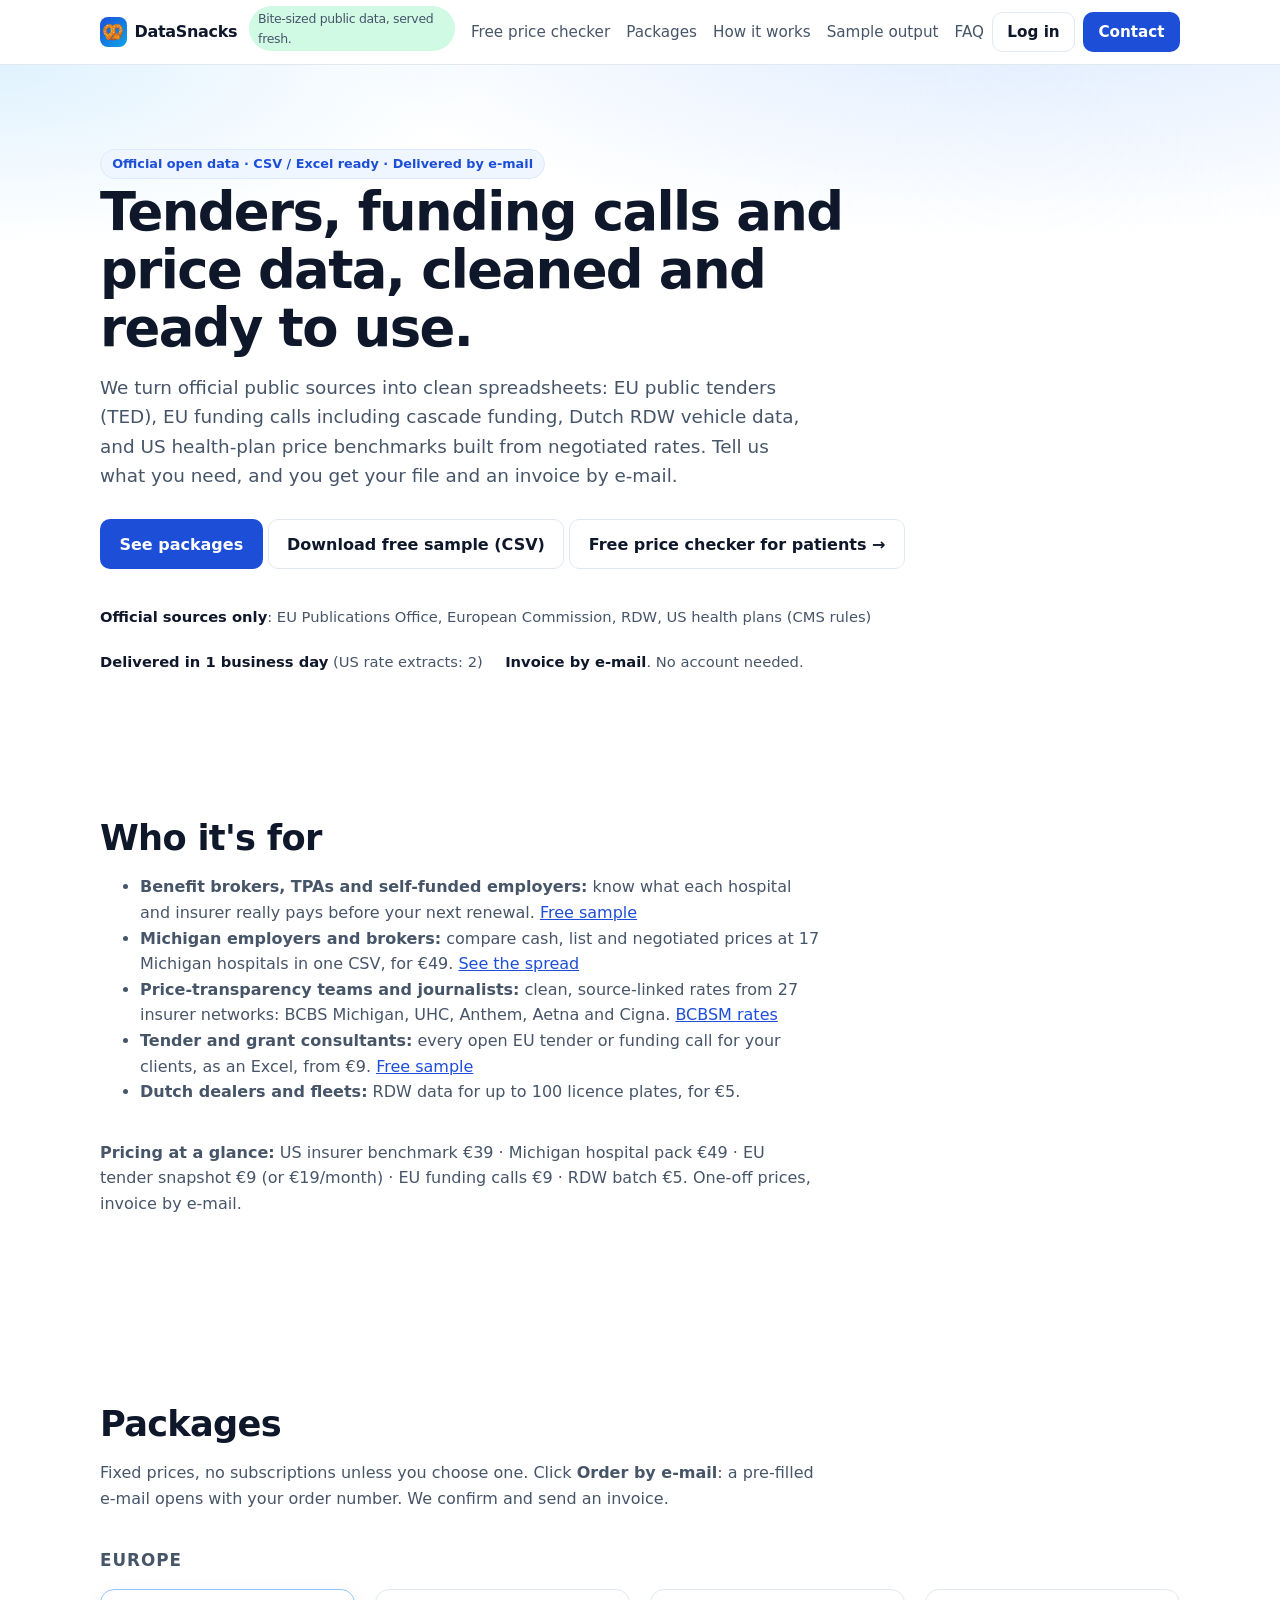
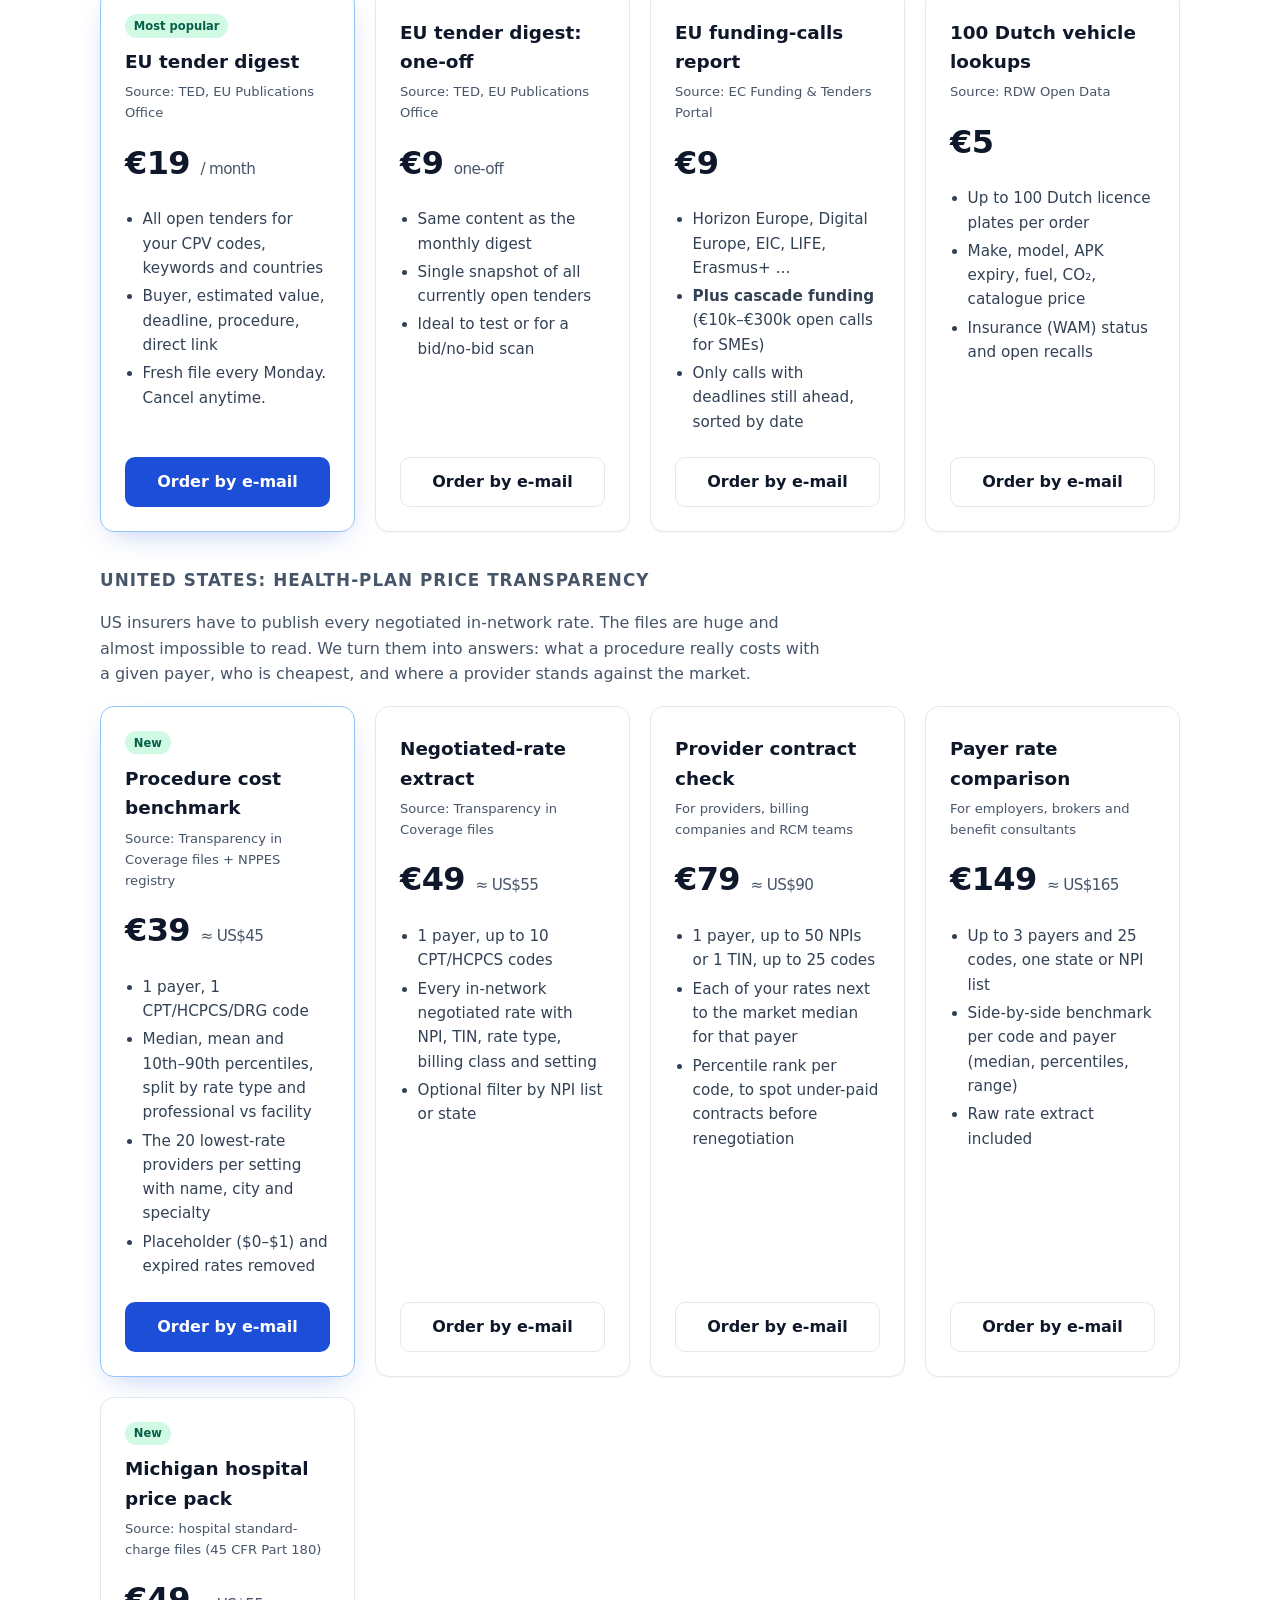
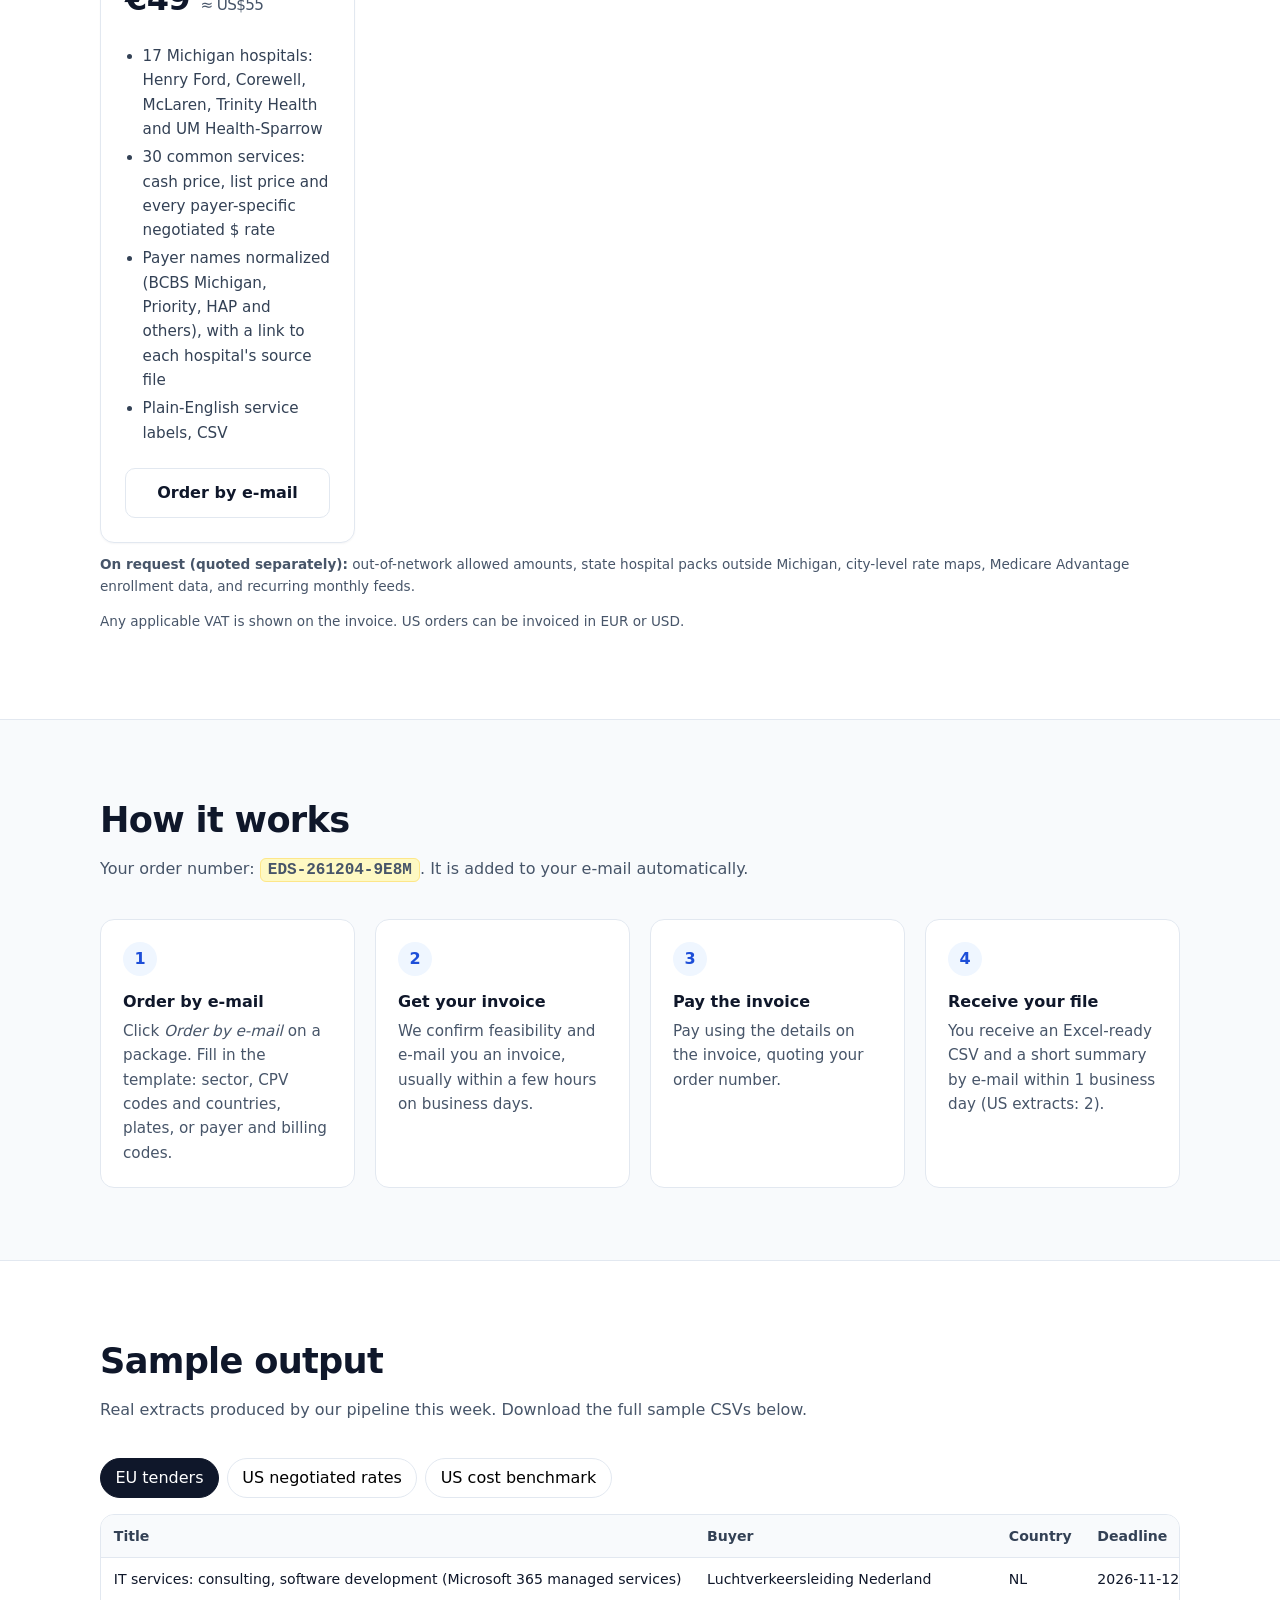
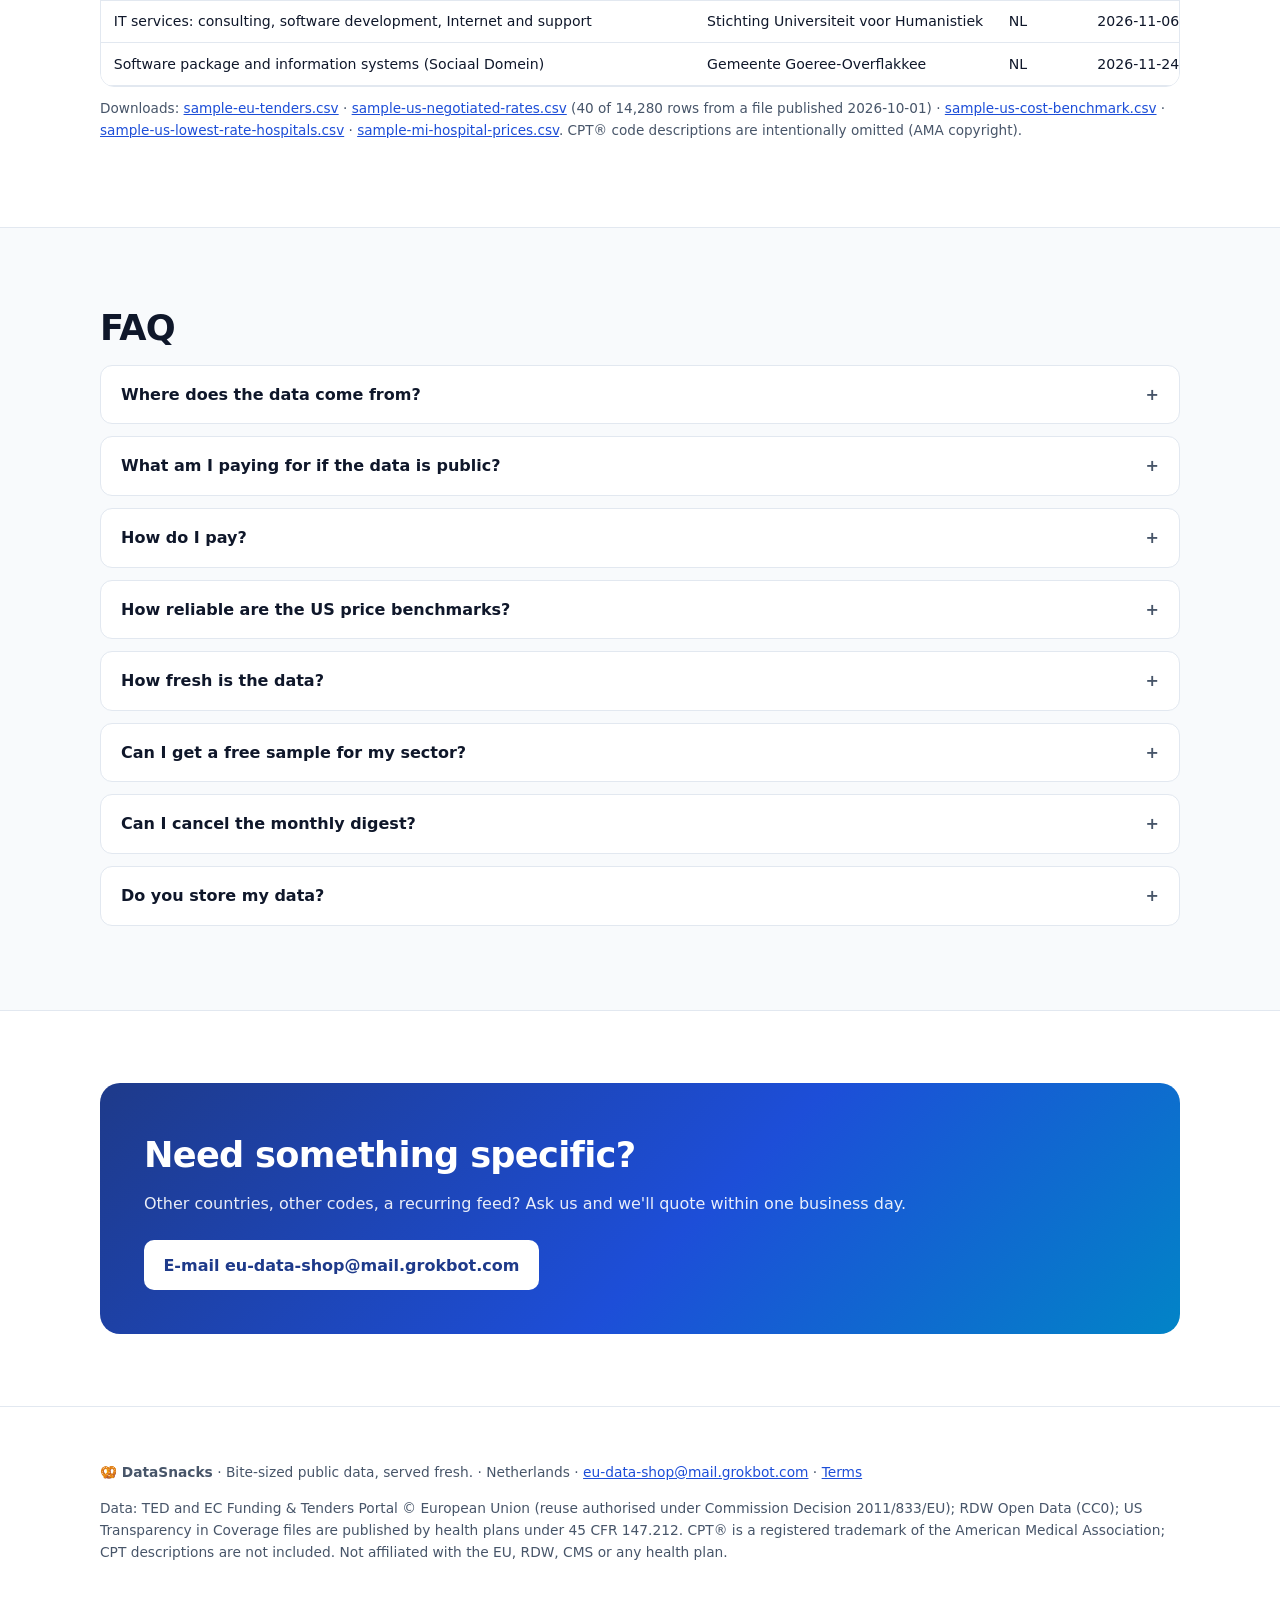
<file: index.html>
<!doctype html>
<html lang="en">
<head>
<meta charset="utf-8">
<meta name="viewport" content="width=device-width,initial-scale=1">
<title>DataSnacks · Bite-sized public data, served fresh: EU tenders, EU funding calls, Dutch vehicle data &amp; US negotiated rates</title>
<meta name="description" content="Ready-to-use CSV extracts from official open data: EU public tenders (TED), EU funding calls incl. cascade funding, Dutch RDW vehicle data and US health-plan negotiated rates (Transparency in Coverage). Order by e-mail, invoice by e-mail.">
<style>
:root{--ink:#0f172a;--muted:#475569;--line:#e2e8f0;--bg:#f8fafc;--brand:#1d4ed8;--brand2:#0ea5e9;--ok:#059669;--card:#fff;--r:14px}
*{box-sizing:border-box}html{scroll-behavior:smooth}
body{margin:0;font-family:Inter,ui-sans-serif,system-ui,-apple-system,"Segoe UI",Roboto,Arial,sans-serif;color:var(--ink);background:#fff;line-height:1.6}
a{color:var(--brand)}.wrap{max-width:1120px;margin:0 auto;padding:0 20px}
header.nav{position:sticky;top:0;z-index:10;background:rgba(255,255,255,.9);backdrop-filter:blur(8px);border-bottom:1px solid var(--line)}
.nav .wrap{display:flex;align-items:center;justify-content:space-between;height:64px}
.logo{font-weight:800;letter-spacing:-.02em;text-decoration:none;color:var(--ink);display:flex;gap:.5rem;align-items:center}
.logo span{font-size:1.1rem!important;display:inline-grid;place-items:center;width:30px;height:30px;border-radius:8px;background:linear-gradient(135deg,var(--brand),var(--brand2));color:#fff;font-size:.9rem}
.nav nav a{color:var(--muted);text-decoration:none;margin-left:1.4rem;font-size:.95rem}.nav nav a:hover{color:var(--ink)}
@media(max-width:760px){.nav nav a:not(.cta){display:none}}
.btn{display:inline-flex;align-items:center;gap:.4rem;padding:.7rem 1.15rem;border-radius:10px;font-weight:600;text-decoration:none;border:1px solid transparent;transition:.15s}
.btn.primary{background:var(--brand);color:#fff}.btn.primary:hover{background:#1e40af}
.btn.ghost{border-color:var(--line);color:var(--ink);background:#fff}.btn.ghost:hover{border-color:#cbd5e1}
.nav nav{display:flex;align-items:center;flex-wrap:nowrap;white-space:nowrap}.nav nav a{margin-left:1rem}.nav .cta{margin-left:.5rem;padding:.45rem .9rem}
.hero{background:radial-gradient(1200px 400px at 80% -10%,#dbeafe 0,transparent 60%),radial-gradient(800px 300px at 0 0,#e0f2fe 0,transparent 60%);padding:84px 0 64px}
.hero h1{font-size:clamp(2rem,4.5vw,3.3rem);line-height:1.1;letter-spacing:-.03em;margin:.2rem 0 1rem;max-width:820px}
.hero p.lead{font-size:1.15rem;color:var(--muted);max-width:700px;margin:0 0 1.8rem}
.pill{display:inline-block;font-size:.8rem;font-weight:600;color:var(--brand);background:#eff6ff;border:1px solid #dbeafe;border-radius:999px;padding:.25rem .7rem}
.trust{display:flex;flex-wrap:wrap;gap:1.4rem;margin-top:2.2rem;color:var(--muted);font-size:.92rem}.trust b{color:var(--ink)}
section{padding:72px 0}section.alt{background:var(--bg);border-top:1px solid var(--line);border-bottom:1px solid var(--line)}
h2{font-size:clamp(1.6rem,3vw,2.2rem);letter-spacing:-.02em;margin:0 0 .5rem}.sub{color:var(--muted);margin:0 0 2.2rem;max-width:720px}
h3.group{margin:2.2rem 0 1rem;font-size:1.05rem;color:var(--muted);text-transform:uppercase;letter-spacing:.06em}
.grid{display:grid;gap:20px;grid-template-columns:repeat(auto-fill,minmax(250px,1fr))}
.card{background:var(--card);border:1px solid var(--line);border-radius:var(--r);padding:24px;display:flex;flex-direction:column;box-shadow:0 1px 2px rgba(15,23,42,.04)}
.card.feat{border-color:#93c5fd;box-shadow:0 10px 30px -12px rgba(29,78,216,.35)}
.card h4{margin:.2rem 0 .3rem;font-size:1.15rem}.card .src{font-size:.82rem;color:var(--muted)}
.price{font-size:2rem;font-weight:800;letter-spacing:-.02em;margin:.9rem 0 .1rem}.price small{font-size:.95rem;font-weight:500;color:var(--muted)}
.card ul{padding-left:1.1rem;margin:.8rem 0 1.2rem;color:#334155;font-size:.95rem}.card li{margin:.25rem 0}
.card .btn{margin-top:auto;justify-content:center}
.tag{align-self:flex-start;font-size:.72rem;font-weight:700;color:#065f46;background:#d1fae5;border-radius:999px;padding:.15rem .55rem;margin-bottom:.4rem}
.steps{display:grid;gap:20px;grid-template-columns:repeat(auto-fit,minmax(220px,1fr));counter-reset:s}
.step{background:#fff;border:1px solid var(--line);border-radius:var(--r);padding:22px}
.step:before{counter-increment:s;content:counter(s);display:inline-grid;place-items:center;width:34px;height:34px;border-radius:50%;background:#eff6ff;color:var(--brand);font-weight:800;margin-bottom:.6rem}
.step h4{margin:.2rem 0 .3rem}.step p{margin:0;color:var(--muted);font-size:.95rem}
.oid{font-family:ui-monospace,SFMono-Regular,Menlo,monospace;background:#fef9c3;border:1px solid #fde68a;padding:.1rem .45rem;border-radius:6px;font-weight:700}
.tabs{display:flex;gap:.5rem;flex-wrap:wrap;margin-bottom:1rem}.tabs button{font:inherit;border:1px solid var(--line);background:#fff;border-radius:999px;padding:.4rem .9rem;cursor:pointer}
.tabs button[aria-selected=true]{background:var(--ink);color:#fff;border-color:var(--ink)}
.tablewrap{overflow-x:auto;border:1px solid var(--line);border-radius:var(--r);background:#fff}
table{border-collapse:collapse;width:100%;font-size:.88rem;min-width:640px}th,td{text-align:left;padding:.6rem .8rem;border-bottom:1px solid var(--line);white-space:nowrap}
th{background:var(--bg);font-weight:600;color:#334155}td.num{text-align:right;font-variant-numeric:tabular-nums}
.note{font-size:.85rem;color:var(--muted);margin-top:.7rem}
details{background:#fff;border:1px solid var(--line);border-radius:12px;padding:16px 20px;margin-bottom:12px}
summary{cursor:pointer;font-weight:600;list-style:none}summary::-webkit-details-marker{display:none}summary:after{content:"+";float:right;color:var(--muted)}details[open] summary:after{content:"–"}
details p{color:#334155;margin:.7rem 0 0}
.ctaband{background:linear-gradient(135deg,#1e3a8a,#1d4ed8 55%,#0284c7);color:#fff;border-radius:20px;padding:44px;display:flex;flex-wrap:wrap;gap:1.5rem;align-items:center;justify-content:space-between}
.ctaband h2{color:#fff}.ctaband p{margin:0;opacity:.9}.ctaband .btn{background:#fff;color:#1e3a8a}
footer{padding:40px 0;color:var(--muted);font-size:.86rem;border-top:1px solid var(--line)}
@media(max-width:640px){.logo .tag{display:none}}</style>
</head>
<body>
<header class="nav"><div class="wrap">
<a class="logo" href="#" aria-label="DataSnacks home"><span aria-hidden="true">🥨</span>DataSnacks<small style="font-weight:500;color:var(--muted,#6b7280);font-size:.78rem;margin-left:.25rem" class="tag">Bite-sized public data, served fresh.</small></a>
<nav><a href="prices/">Free price checker</a><a href="#packages">Packages</a><a href="#how">How it works</a><a href="#samples">Sample output</a><a href="#faq">FAQ</a><a class="btn ghost cta" href="account/login.html">Log in</a><a class="btn primary cta mail" data-pkg="General question / free sample" href="mailto:eu-data-shop@mail.grokbot.com">Contact</a></nav>
</div></header>

<main>
<section class="hero"><div class="wrap">
<span class="pill">Official open data · CSV / Excel ready · Delivered by e-mail</span>
<h1>Tenders, funding calls and price data, cleaned and ready to use.</h1>
<p class="lead">We turn official public sources into clean spreadsheets: EU public tenders (TED), EU funding calls including cascade funding, Dutch RDW vehicle data, and US health-plan price benchmarks built from negotiated rates. Tell us what you need, and you get your file and an invoice by e-mail.</p>
<a class="btn primary" href="#packages">See packages</a> <a class="btn ghost" href="samples/sample-mi-hospital-prices.csv" download>Download free sample (CSV)</a> <a class="btn ghost" href="prices/">Free price checker for patients →</a>
<div class="trust"><div><b>Official sources only</b>: EU Publications Office, European Commission, RDW, US health plans (CMS rules)</div><div><b>Delivered in 1 business day</b> (US rate extracts: 2)</div><div><b>Invoice by e-mail</b>. No account needed.</div></div>
</div></section>

<section id="who"><div class="wrap"><h2>Who it's for</h2>
<ul class="sub">
<li><b>Benefit brokers, TPAs and self-funded employers:</b> know what each hospital and insurer really pays before your next renewal. <a href="samples/sample-us-cost-benchmark.csv" download>Free sample</a></li>
<li><b>Michigan employers and brokers:</b> compare cash, list and negotiated prices at 17 Michigan hospitals in one CSV, for €49. <a href="michigan-hospital-prices-compared.html">See the spread</a></li>
<li><b>Price-transparency teams and journalists:</b> clean, source-linked rates from 27 insurer networks: BCBS Michigan, UHC, Anthem, Aetna and Cigna. <a href="bcbs-michigan-negotiated-rates.html">BCBSM rates</a></li>
<li><b>Tender and grant consultants:</b> every open EU tender or funding call for your clients, as an Excel, from €9. <a href="samples/sample-eu-tenders.csv" download>Free sample</a></li>
<li><b>Dutch dealers and fleets:</b> RDW data for up to 100 licence plates, for €5.</li>
</ul>
<p class="sub"><b>Pricing at a glance:</b> US insurer benchmark €39 · Michigan hospital pack €49 · EU tender snapshot €9 (or €19/month) · EU funding calls €9 · RDW batch €5. One-off prices, invoice by e-mail.</p>
</div></section>
<section id="packages"><div class="wrap">
<h2>Packages</h2>
<p class="sub">Fixed prices, no subscriptions unless you choose one. Click <b>Order by e-mail</b>: a pre-filled e-mail opens with your order number. We confirm and send an invoice.</p>

<h3 class="group">Europe</h3>
<div class="grid">
<div class="card feat"><span class="tag">Most popular</span><h4>EU tender digest</h4><div class="src">Source: TED, EU Publications Office</div>
<div class="price">€19 <small>/ month</small></div><ul><li>All open tenders for your CPV codes, keywords and countries</li><li>Buyer, estimated value, deadline, procedure, direct link</li><li>Fresh file every Monday. Cancel anytime.</li></ul>
<a class="btn primary mail" data-pkg="EU tender digest, monthly (EUR 19/month)" href="mailto:eu-data-shop@mail.grokbot.com">Order by e-mail</a></div>
<div class="card"><h4>EU tender digest: one-off</h4><div class="src">Source: TED, EU Publications Office</div>
<div class="price">€9 <small>one-off</small></div><ul><li>Same content as the monthly digest</li><li>Single snapshot of all currently open tenders</li><li>Ideal to test or for a bid/no-bid scan</li></ul>
<a class="btn ghost mail" data-pkg="EU tender digest, one-off (EUR 9)" href="mailto:eu-data-shop@mail.grokbot.com">Order by e-mail</a></div>
<div class="card"><h4>EU funding-calls report</h4><div class="src">Source: EC Funding &amp; Tenders Portal</div>
<div class="price">€9</div><ul><li>Horizon Europe, Digital Europe, EIC, LIFE, Erasmus+ …</li><li><b>Plus cascade funding</b> (€10k–€300k open calls for SMEs)</li><li>Only calls with deadlines still ahead, sorted by date</li></ul>
<a class="btn ghost mail" data-pkg="EU funding-calls report (EUR 9)" href="mailto:eu-data-shop@mail.grokbot.com">Order by e-mail</a></div>
<div class="card"><h4>100 Dutch vehicle lookups</h4><div class="src">Source: RDW Open Data</div>
<div class="price">€5</div><ul><li>Up to 100 Dutch licence plates per order</li><li>Make, model, APK expiry, fuel, CO₂, catalogue price</li><li>Insurance (WAM) status and open recalls</li></ul>
<a class="btn ghost mail" data-pkg="100 RDW vehicle lookups CSV (EUR 5)" href="mailto:eu-data-shop@mail.grokbot.com">Order by e-mail</a></div>
</div>

<h3 class="group">United States: health-plan price transparency</h3>
<p class="sub" style="margin-bottom:1.2rem">US insurers have to publish every negotiated in-network rate. The files are huge and almost impossible to read. We turn them into answers: what a procedure really costs with a given payer, who is cheapest, and where a provider stands against the market.</p>
<div class="grid">
<div class="card feat"><span class="tag">New</span><h4>Procedure cost benchmark</h4><div class="src">Source: Transparency in Coverage files + NPPES registry</div>
<div class="price">€39 <small>≈ US$45</small></div><ul><li>1 payer, 1 CPT/HCPCS/DRG code</li><li>Median, mean and 10th–90th percentiles, split by rate type and professional vs facility</li><li>The 20 lowest-rate providers per setting with name, city and specialty</li><li>Placeholder ($0–$1) and expired rates removed</li></ul>
<a class="btn primary mail" data-pkg="US procedure cost benchmark: 1 payer, 1 code (EUR 39 / USD 45)" href="mailto:eu-data-shop@mail.grokbot.com">Order by e-mail</a></div>
<div class="card"><h4>Negotiated-rate extract</h4><div class="src">Source: Transparency in Coverage files</div>
<div class="price">€49 <small>≈ US$55</small></div><ul><li>1 payer, up to 10 CPT/HCPCS codes</li><li>Every in-network negotiated rate with NPI, TIN, rate type, billing class and setting</li><li>Optional filter by NPI list or state</li></ul>
<a class="btn ghost mail" data-pkg="US negotiated-rate extract: 1 payer, up to 10 codes (EUR 49 / USD 55)" href="mailto:eu-data-shop@mail.grokbot.com">Order by e-mail</a></div>
<div class="card"><h4>Provider contract check</h4><div class="src">For providers, billing companies and RCM teams</div>
<div class="price">€79 <small>≈ US$90</small></div><ul><li>1 payer, up to 50 NPIs or 1 TIN, up to 25 codes</li><li>Each of your rates next to the market median for that payer</li><li>Percentile rank per code, to spot under-paid contracts before renegotiation</li></ul>
<a class="btn ghost mail" data-pkg="US provider contract check: 1 payer, up to 50 NPIs or 1 TIN, 25 codes (EUR 79 / USD 90)" href="mailto:eu-data-shop@mail.grokbot.com">Order by e-mail</a></div>
<div class="card"><h4>Payer rate comparison</h4><div class="src">For employers, brokers and benefit consultants</div>
<div class="price">€149 <small>≈ US$165</small></div><ul><li>Up to 3 payers and 25 codes, one state or NPI list</li><li>Side-by-side benchmark per code and payer (median, percentiles, range)</li><li>Raw rate extract included</li></ul>
<a class="btn ghost mail" data-pkg="US payer rate comparison: up to 3 payers, 25 codes (EUR 149 / USD 165)" href="mailto:eu-data-shop@mail.grokbot.com">Order by e-mail</a></div>
<div class="card"><span class="tag">New</span><h4>Michigan hospital price pack</h4><div class="src">Source: hospital standard-charge files (45 CFR Part 180)</div>
<div class="price">€49 <small>≈ US$55</small></div><ul><li>17 Michigan hospitals: Henry Ford, Corewell, McLaren, Trinity Health and UM Health-Sparrow</li><li>30 common services: cash price, list price and every payer-specific negotiated $ rate</li><li>Payer names normalized (BCBS Michigan, Priority, HAP and others), with a link to each hospital's source file</li><li>Plain-English service labels, CSV</li></ul>
<a class="btn ghost mail" data-pkg="Michigan hospital price pack (EUR 49 / USD 55)" href="mailto:eu-data-shop@mail.grokbot.com">Order by e-mail</a></div>
</div>
<p class="note"><b>On request (quoted separately):</b> out-of-network allowed amounts, state hospital packs outside Michigan, city-level rate maps, Medicare Advantage enrollment data, and recurring monthly feeds.</p>
<p class="note">Any applicable VAT is shown on the invoice. US orders can be invoiced in EUR or USD.</p>
</div></section>

<section id="how" class="alt"><div class="wrap">
<h2>How it works</h2>
<p class="sub">Your order number: <span class="oid" id="oid">EDS-…</span>. It is added to your e-mail automatically.</p>
<div class="steps">
<div class="step"><h4>Order by e-mail</h4><p>Click <i>Order by e-mail</i> on a package. Fill in the template: sector, CPV codes and countries, plates, or payer and billing codes.</p></div>
<div class="step"><h4>Get your invoice</h4><p>We confirm feasibility and e-mail you an invoice, usually within a few hours on business days.</p></div>
<div class="step"><h4>Pay the invoice</h4><p>Pay using the details on the invoice, quoting your order number.</p></div>
<div class="step"><h4>Receive your file</h4><p>You receive an Excel-ready CSV and a short summary by e-mail within 1 business day (US extracts: 2).</p></div>
</div>
</div></section>

<section id="samples"><div class="wrap">
<h2>Sample output</h2>
<p class="sub">Real extracts produced by our pipeline this week. Download the full sample CSVs below.</p>
<div class="tabs" role="tablist"><button role="tab" aria-selected="true" data-t="t1">EU tenders</button><button role="tab" aria-selected="false" data-t="t2">US negotiated rates</button><button role="tab" aria-selected="false" data-t="t3">US cost benchmark</button></div>
<div id="t1" class="tablewrap"><table><thead><tr><th>Title</th><th>Buyer</th><th>Country</th><th>Deadline</th><th class="num">Est. value</th></tr></thead><tbody>
<tr><td>IT services: consulting, software development (Microsoft 365 managed services)</td><td>Luchtverkeersleiding Nederland</td><td>NL</td><td>2026-11-12</td><td class="num">€3,000,000</td></tr>
<tr><td>IT services: consulting, software development, Internet and support</td><td>Stichting Universiteit voor Humanistiek</td><td>NL</td><td>2026-11-06</td><td class="num">n/a</td></tr>
<tr><td>Software package and information systems (Sociaal Domein)</td><td>Gemeente Goeree-Overflakkee</td><td>NL</td><td>2026-11-24</td><td class="num">n/a</td></tr>
</tbody></table></div>
<div id="t2" class="tablewrap" hidden><table><thead><tr><th>Payer</th><th>Plan file</th><th>NPI</th><th>Code</th><th>Rate type</th><th class="num">Negotiated rate</th></tr></thead><tbody>
<tr><td>ACN Group of California</td><td>California Schools VEBA (chiro)</td><td>1104853571</td><td>CPT 97140</td><td>fee schedule</td><td class="num">$31.00</td></tr>
<tr><td>ACN Group of California</td><td>California Schools VEBA (chiro)</td><td>1689450678</td><td>CPT 97140</td><td>fee schedule</td><td class="num">$31.00</td></tr>
<tr><td>ACN Group of California</td><td>California Schools VEBA (chiro)</td><td>1053495770</td><td>CPT 98940</td><td>fee schedule</td><td class="num">$40.00</td></tr>
</tbody></table></div>
<div id="t3" class="tablewrap" hidden><table><thead><tr><th>Payer</th><th>Code</th><th>Rate type / class</th><th class="num">Rates</th><th class="num">p10</th><th class="num">Median</th><th class="num">p90</th></tr></thead><tbody>
<tr><td>BCBS Michigan</td><td>CPT 95718</td><td>fee schedule · professional</td><td class="num">38,180</td><td class="num">$156.71</td><td class="num">$184.37</td><td class="num">$227.98</td></tr>
<tr><td>BCBS Michigan</td><td>CPT 95718</td><td>derived · institutional</td><td class="num">73</td><td class="num">$121.92</td><td class="num">$243.85</td><td class="num">$455.03</td></tr>
<tr><td>BCBS Michigan</td><td>CPT 95719</td><td>fee schedule · professional</td><td class="num">36,059</td><td class="num">$188.15</td><td class="num">$221.35</td><td class="num">$231.79</td></tr>
</tbody></table></div>
<p class="note">Downloads: <a href="samples/sample-eu-tenders.csv">sample-eu-tenders.csv</a> · <a href="samples/sample-us-negotiated-rates.csv">sample-us-negotiated-rates.csv</a> (40 of 14,280 rows from a file published 2026-10-01) · <a href="samples/sample-us-cost-benchmark.csv">sample-us-cost-benchmark.csv</a> · <a href="samples/sample-us-lowest-rate-hospitals.csv">sample-us-lowest-rate-hospitals.csv</a> · <a href="samples/sample-mi-hospital-prices.csv">sample-mi-hospital-prices.csv</a>. CPT® code descriptions are intentionally omitted (AMA copyright).</p>
</div></section>

<section id="faq" class="alt"><div class="wrap">
<h2>FAQ</h2>
<details><summary>Where does the data come from?</summary><p>Only official public sources: TED (Tenders Electronic Daily, EU Publications Office), the European Commission Funding &amp; Tenders Portal, RDW Open Data (Netherlands Vehicle Authority), and the machine-readable price files that US health plans must publish under the Transparency in Coverage rule (45 CFR 147.212). We are not affiliated with any of these bodies.</p></details>
<details><summary>What am I paying for if the data is public?</summary><p>For the work: finding the right files, filtering them to your criteria, and delivering a clean spreadsheet. US payer files are often hundreds of MB to tens of GB of nested JSON; we stream-parse them so you don't have to.</p></details>
<details><summary>How do I pay?</summary><p>After your order e-mail we send an invoice with payment details. Please quote your order number. You receive the file once payment is received; for repeat customers we can deliver first.</p></details>
<details><summary>How reliable are the US price benchmarks?</summary><p>Every number comes straight from the payer's own published file and carries its date. Placeholder rates ($0–$1) and expired contracts are removed. Percentage-of-charge rates are shown separately and never mixed with dollar amounts. Professional and facility rates are benchmarked separately. Provider names, cities and specialties come from the public CMS NPPES registry.</p></details>
<details><summary>How fresh is the data?</summary><p>EU and RDW data are queried live when we prepare your file. US payer files are updated monthly by the plans; we use the latest file and show its date in every row.</p></details>
<details><summary>Can I get a free sample for my sector?</summary><p>Yes. E-mail us your sector and countries (or payer and codes) and we will send a short sample.</p></details>
<details><summary>Can I cancel the monthly digest?</summary><p>Anytime: reply to any digest e-mail with "cancel". No further invoices are sent.</p></details>
<details><summary>Do you store my data?</summary><p>Only your e-mail and order details, to deliver and invoice the order. Order data is deleted after the legal retention period for invoices; we never sell or share it.</p></details>
</div></section>

<section><div class="wrap"><div class="ctaband">
<div><h2>Need something specific?</h2><p>Other countries, other codes, a recurring feed? Ask us and we'll quote within one business day.</p></div>
<a class="btn mail" data-pkg="Custom request" href="mailto:eu-data-shop@mail.grokbot.com">E-mail eu-data-shop@mail.grokbot.com</a>
</div></div></section>
</main>

<footer><div class="wrap">
<p><b>🥨 DataSnacks</b> · Bite-sized public data, served fresh. · Netherlands · <a href="mailto:eu-data-shop@mail.grokbot.com">eu-data-shop@mail.grokbot.com</a> · <a href="terms/">Terms</a></p>
<p>Data: TED and EC Funding &amp; Tenders Portal © European Union (reuse authorised under Commission Decision 2011/833/EU); RDW Open Data (CC0); US Transparency in Coverage files are published by health plans under 45 CFR 147.212. CPT® is a registered trademark of the American Medical Association; CPT descriptions are not included. Not affiliated with the EU, RDW, CMS or any health plan.</p>
</div></footer>

<script>
(function(){
  var d=new Date(),p=function(n){return String(n).padStart(2,"0")},A="ABCDEFGHJKLMNPQRSTUVWXYZ23456789",r="",b=new Uint8Array(4);
  (window.crypto||{getRandomValues:function(x){for(var i=0;i<x.length;i++)x[i]=Math.random()*256|0;return x}}).getRandomValues(b);
  for(var i=0;i<4;i++)r+=A[b[i]%A.length];
  var oid="EDS-"+String(d.getFullYear()).slice(2)+p(d.getMonth()+1)+p(d.getDate())+"-"+r;
  document.getElementById("oid").textContent=oid;
  function tpl(pkg){
    var us=/^US /.test(pkg),rdw=/RDW/.test(pkg),fund=/funding/.test(pkg),eu=/EU /.test(pkg),fields;
    if(rdw) fields="Licence plates (one per line, max 100):\n\n\n";
    else if(us) fields="Payer(s) / plan (name or link to the payer's price-transparency page):\nBilling codes (CPT/HCPCS/DRG, comma separated):\nState (optional):\nNPI list or TIN (optional; required for the contract check):\n\n";
    else if(fund) fields="Topic / keywords:\nYour country and organisation type (e.g. NL SME, university):\nProgrammes of interest (optional):\n\n";
    else if(eu) fields="Sector keywords:\nCPV codes (optional):\nCountries:\n\n";
    else fields="Your question or request:\n\n\n";
    return "Order number: "+oid+"\nPackage: "+pkg+"\n\n"+fields+
      "Name:\nCompany:\nInvoice address:\nVAT number (EU businesses, optional):\n\n"+
      "Please e-mail me an invoice. I will quote order number "+oid+" when paying.\n";
  }
  document.querySelectorAll("a.mail").forEach(function(el){
    var pkg=el.getAttribute("data-pkg");
    el.href="mailto:eu-data-shop@mail.grokbot.com?subject="+encodeURIComponent("Order "+oid+" - "+pkg)+"&body="+encodeURIComponent(tpl(pkg));
  });
  document.querySelectorAll(".tabs button").forEach(function(bt){bt.addEventListener("click",function(){
    document.querySelectorAll(".tabs button").forEach(function(x){x.setAttribute("aria-selected",x===bt);document.getElementById(x.dataset.t).hidden=x!==bt;});
  });});
})();
</script>
<noscript><p style="text-align:center">Without JavaScript: e-mail <a href="mailto:eu-data-shop@mail.grokbot.com">eu-data-shop@mail.grokbot.com</a> with the package and your criteria. We'll reply with an order number and invoice.</p></noscript>
</body></html>
</file>
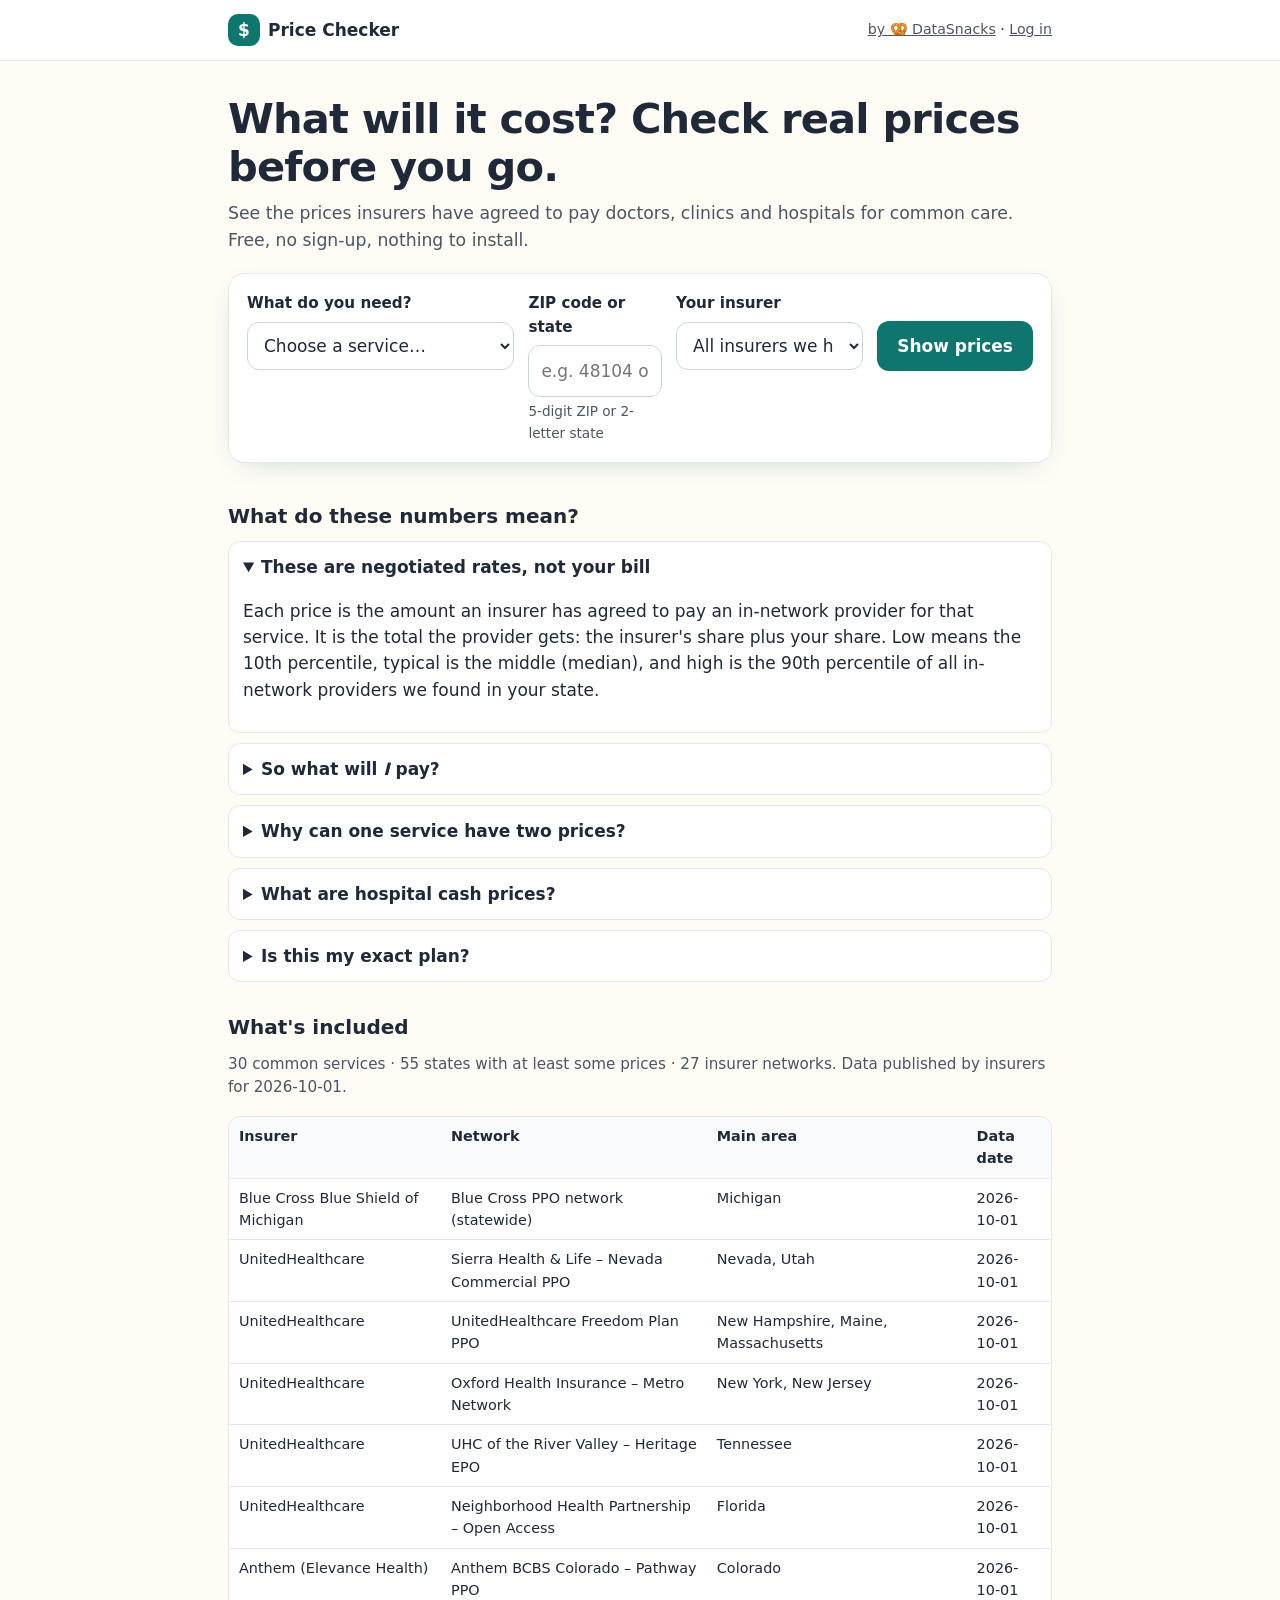
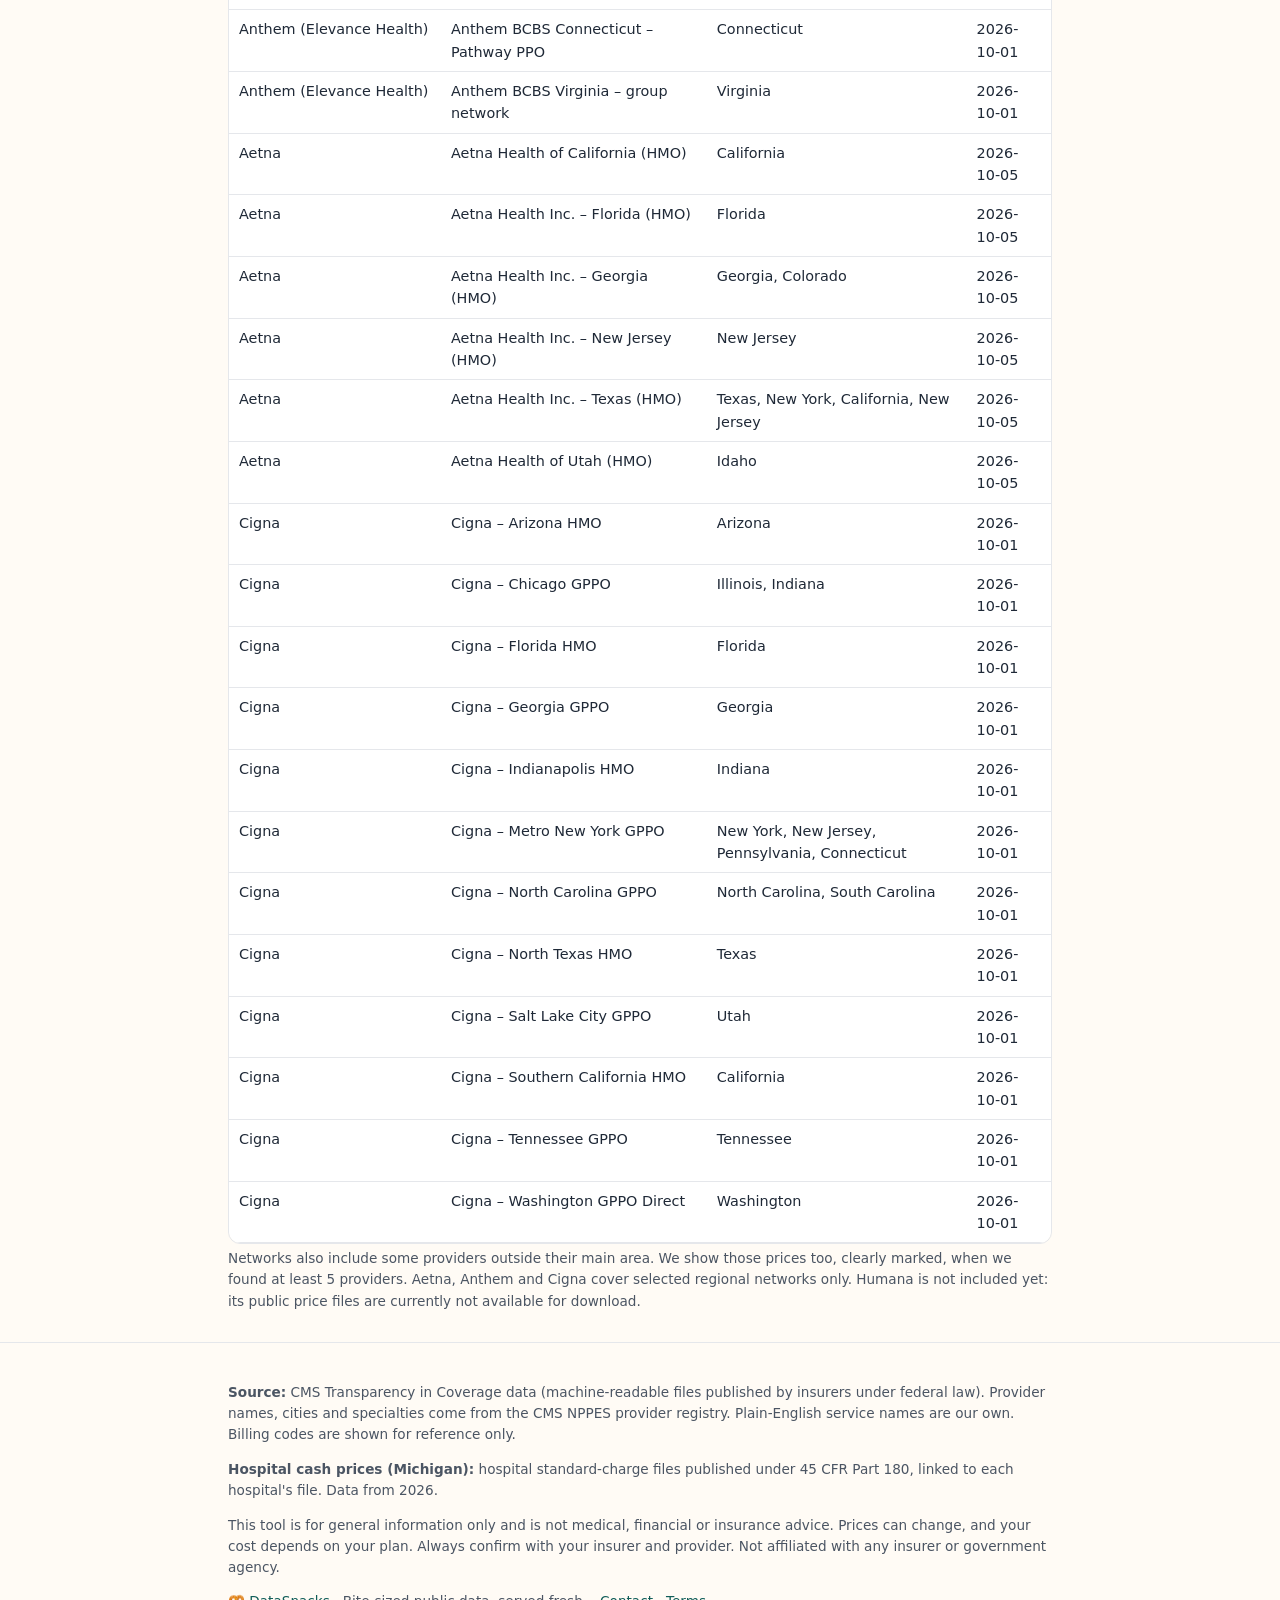
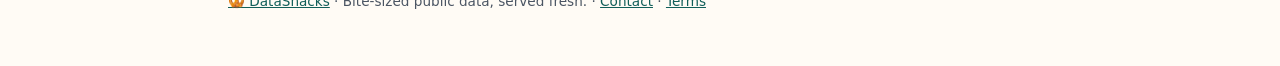
<file: prices/index.html>
<!doctype html>
<html lang="en">
<head>
<meta charset="utf-8">
<meta name="viewport" content="width=device-width,initial-scale=1">
<title>What will it cost? Free health care price checker · DataSnacks</title>
<meta name="description" content="Free, simple price checker for common medical services. See the prices US insurers have negotiated with doctors and clinics, based on CMS Transparency in Coverage data.">
<meta name="theme-color" content="#0f766e">
<style>
:root{--ink:#1f2937;--muted:#4b5563;--line:#e5e7eb;--bg:#fffbf5;--card:#fff;--brand:#0f766e;--brand-d:#115e59;--soft:#ecfdf5;--warm:#fef3c7;--low:#10b981;--mid:#0f766e;--high:#f59e0b;--r:16px}
*{box-sizing:border-box}
body{margin:0;font-family:system-ui,-apple-system,"Segoe UI",Roboto,Arial,sans-serif;color:var(--ink);background:var(--bg);line-height:1.55;font-size:17px}
a{color:var(--brand-d)}
.wrap{max-width:860px;margin:0 auto;padding:0 18px}
.skip{position:absolute;left:-999px}.skip:focus{left:12px;top:12px;background:#fff;padding:8px 12px;border-radius:8px;z-index:9}
header{padding:14px 0;border-bottom:1px solid var(--line);background:#fff}
header .wrap{display:flex;justify-content:space-between;align-items:center;gap:12px}
.brand{font-weight:800;text-decoration:none;color:var(--ink);display:flex;align-items:center;gap:8px}
.brand span{display:inline-grid;place-items:center;width:32px;height:32px;border-radius:10px;background:var(--brand);color:#fff}
header small a{color:var(--muted)}
.hero{padding:34px 0 8px}
h1{font-size:clamp(1.8rem,6vw,2.6rem);line-height:1.15;margin:0 0 .6rem;letter-spacing:-.02em}
.lead{color:var(--muted);margin:0 0 1.2rem;font-size:1.08rem}
form.finder{background:var(--card);border:1px solid var(--line);border-radius:var(--r);padding:18px;box-shadow:0 8px 30px -18px rgba(15,118,110,.45);display:grid;gap:14px}
@media(min-width:720px){form.finder{grid-template-columns:2fr 1fr 1.4fr auto;align-items:start}form.finder .go{margin-top:29px}}
label{font-weight:650;font-size:.95rem;display:block;margin-bottom:6px}
select,input{width:100%;font:inherit;padding:12px 12px;border:1.5px solid #cbd5e1;border-radius:12px;background:#fff;color:var(--ink);min-height:48px}
select:focus,input:focus,button:focus,a:focus,summary:focus{outline:3px solid #99f6e4;outline-offset:2px;border-color:var(--brand)}
button.go{font:inherit;font-weight:700;background:var(--brand);color:#fff;border:0;border-radius:12px;padding:12px 20px;min-height:48px;cursor:pointer}
button.go:hover{background:var(--brand-d)}
.hint{font-size:.85rem;color:var(--muted);margin-top:4px}
#results{margin:26px 0}
.empty{background:#fff;border:1px dashed #cbd5e1;border-radius:var(--r);padding:18px;color:var(--muted)}
.svc-title{font-size:1.35rem;margin:0 0 .2rem}.svc-title:focus{outline:none}
.svc-sub{color:var(--muted);margin:0 0 1rem;font-size:.95rem}
.card{background:var(--card);border:1px solid var(--line);border-radius:var(--r);padding:16px 16px 14px;margin-bottom:14px}
.card h3{margin:0;font-size:1.05rem}
.card .net{color:var(--muted);font-size:.9rem;margin:.1rem 0 .7rem}
.badge{display:inline-block;font-size:.75rem;font-weight:700;border-radius:999px;padding:.1rem .55rem;margin-left:.3rem;vertical-align:middle}
.badge.home{background:var(--soft);color:#065f46}.badge.away{background:var(--warm);color:#92400e}
.kind{font-size:.85rem;font-weight:650;color:var(--muted);margin:.6rem 0 .25rem}
.nums{display:grid;grid-template-columns:repeat(3,1fr);gap:8px;text-align:center}
.num{border-radius:12px;padding:8px 4px;background:#f9fafb}
.num b{display:block;font-size:1.35rem;letter-spacing:-.01em}
.num span{font-size:.8rem;color:var(--muted)}
.num.typ{background:var(--soft)}.num.typ b{color:var(--brand-d)}
.bar{position:relative;height:8px;border-radius:99px;background:linear-gradient(90deg,var(--low),var(--mid) 50%,var(--high));margin:10px 2px 2px;opacity:.85}
.count{font-size:.8rem;color:var(--muted);margin-top:6px}
.you-pay{background:var(--warm);border-radius:12px;padding:10px 12px;font-size:.92rem;margin-top:10px}
h2{font-size:1.25rem;margin:1.6rem 0 .6rem}
ol.cheap{list-style:none;padding:0;margin:0}
ol.cheap li{display:flex;justify-content:space-between;gap:12px;background:#fff;border:1px solid var(--line);border-radius:12px;padding:10px 12px;margin-bottom:8px}
ol.cheap .who b{display:block}
ol.cheap .who span{display:block;font-size:.85rem;color:var(--muted)}
ol.cheap .price{font-weight:800;font-size:1.1rem;white-space:nowrap}
ol.cheap .price small{display:block;font-weight:500;font-size:.75rem;color:var(--muted);text-align:right}
details{background:#fff;border:1px solid var(--line);border-radius:12px;padding:12px 14px;margin-bottom:10px}
summary{cursor:pointer;font-weight:650}
section.explain{margin:30px 0}
table{width:100%;border-collapse:collapse;font-size:.9rem;background:#fff;border-radius:12px;overflow:hidden}
th,td{padding:8px 10px;border-bottom:1px solid var(--line);text-align:left;vertical-align:top}
th{background:#f9fafb}
.tablewrap{overflow-x:auto;border:1px solid var(--line);border-radius:12px}
footer{padding:26px 0 40px;color:var(--muted);font-size:.85rem;border-top:1px solid var(--line);margin-top:30px}
.sr{position:absolute;width:1px;height:1px;overflow:hidden;clip:rect(0 0 0 0)}
</style>
</head>
<body>
<a class="skip" href="#main">Skip to content</a>
<header><div class="wrap"><a class="brand" href="./"><span aria-hidden="true">$</span>Price Checker</a><small><a href="../">by 🥨 DataSnacks</a> · <a href="../account/login.html">Log in</a></small></div></header>
<main id="main" class="wrap">
<section class="hero">
<h1>What will it cost? Check real prices before you go.</h1>
<p class="lead">See the prices insurers have agreed to pay doctors, clinics and hospitals for common care. Free, no sign-up, nothing to install.</p>
<form class="finder" id="finder" novalidate>
 <div><label for="svc">What do you need?</label><select id="svc" required></select></div>
 <div><label for="where">ZIP code or state</label><input id="where" inputmode="text" autocomplete="postal-code" placeholder="e.g. 48104 or MI" aria-describedby="whereHint"><div class="hint" id="whereHint">5-digit ZIP or 2-letter state</div></div>
 <div><label for="ins">Your insurer</label><select id="ins"></select></div>
 <div><button class="go" type="submit">Show prices</button></div>
</form>
</section>
<div id="results" aria-live="polite"></div>

<section class="explain" aria-labelledby="h-explain">
<h2 id="h-explain">What do these numbers mean?</h2>
<details open><summary>These are negotiated rates, not your bill</summary><p>Each price is the amount an insurer has agreed to pay an in-network provider for that service. It is the total the provider gets: the insurer's share plus your share. Low means the 10th percentile, typical is the middle (median), and high is the 90th percentile of all in-network providers we found in your state.</p></details>
<details><summary>So what will <em>I</em> pay?</summary><p>That depends on your plan. <b>Before you meet your deductible</b>, you usually pay the full negotiated rate. <b>After the deductible</b>, you pay your <b>coinsurance</b>, often 10–30% of the rate, or a fixed <b>copay</b>. Once you reach your <b>out-of-pocket maximum</b> you pay nothing more that year. Your insurer's member website or the number on your ID card can tell you exactly.</p></details>
<details><summary>Why can one service have two prices?</summary><p>Some services have a <b>doctor's fee</b> (the professional who does or reads the test) and a separate <b>facility fee</b> (the hospital or center). If both are shown, you may get two bills. Hospital outpatient departments often charge more than independent clinics.</p></details>
<details><summary>What are hospital cash prices?</summary><p>For Michigan, we also show prices that hospitals publish themselves: the <b>cash price</b> for patients paying without insurance, the hospital's <b>list price</b> (gross charge), and the rate it lists for BCBS Michigan. They come from each hospital's official price file, and each one links to its source.</p></details>
<details><summary>Is this my exact plan?</summary><p>Not necessarily. Insurers publish one file per network. We include the networks listed below. Your plan may use a different network with different prices. Out-of-network care is not included and is usually much more expensive.</p></details>
</section>

<section class="explain" aria-labelledby="h-cov">
<h2 id="h-cov">What's included</h2>
<p id="covIntro" class="svc-sub"></p>
<div class="tablewrap"><table><thead><tr><th scope="col">Insurer</th><th scope="col">Network</th><th scope="col">Main area</th><th scope="col">Data date</th></tr></thead><tbody id="covBody"></tbody></table></div>
<p class="hint">Networks also include some providers outside their main area. We show those prices too, clearly marked, when we found at least 5 providers. Aetna, Anthem and Cigna cover selected regional networks only. Humana is not included yet: its public price files are currently not available for download.</p>
</section>
</main>
<footer><div class="wrap">
<p><b>Source:</b> CMS Transparency in Coverage data (machine-readable files published by insurers under federal law). Provider names, cities and specialties come from the CMS NPPES provider registry. Plain-English service names are our own. Billing codes are shown for reference only.</p>
<p><b>Hospital cash prices (Michigan):</b> hospital standard-charge files published under 45 CFR Part 180, linked to each hospital's file. Data from 2026.</p>
<p>This tool is for general information only and is not medical, financial or insurance advice. Prices can change, and your cost depends on your plan. Always confirm with your insurer and provider. Not affiliated with any insurer or government agency.</p>
<p><a href="../">🥨 DataSnacks</a> · Bite-sized public data, served fresh. · <a href="mailto:eu-data-shop@mail.grokbot.com">Contact</a> · <a href="../terms/">Terms</a></p>
</div></footer>

<script>
(function(){
var META=null, cache={}, $=function(id){return document.getElementById(id)};
var STN={AL:"Alabama",AK:"Alaska",AZ:"Arizona",AR:"Arkansas",CA:"California",CO:"Colorado",CT:"Connecticut",DE:"Delaware",DC:"District of Columbia",FL:"Florida",GA:"Georgia",HI:"Hawaii",ID:"Idaho",IL:"Illinois",IN:"Indiana",IA:"Iowa",KS:"Kansas",KY:"Kentucky",LA:"Louisiana",ME:"Maine",MD:"Maryland",MA:"Massachusetts",MI:"Michigan",MN:"Minnesota",MS:"Mississippi",MO:"Missouri",MT:"Montana",NE:"Nebraska",NV:"Nevada",NH:"New Hampshire",NJ:"New Jersey",NM:"New Mexico",NY:"New York",NC:"North Carolina",ND:"North Dakota",OH:"Ohio",OK:"Oklahoma",OR:"Oregon",PA:"Pennsylvania",RI:"Rhode Island",SC:"South Carolina",SD:"South Dakota",TN:"Tennessee",TX:"Texas",UT:"Utah",VT:"Vermont",VA:"Virginia",WA:"Washington",WV:"West Virginia",WI:"Wisconsin",WY:"Wyoming",PR:"Puerto Rico"};
var fmt=function(n){return "$"+Math.round(n).toLocaleString("en-US")};
var esc=function(s){return String(s==null?"":s).replace(/[&<>"]/g,function(c){return{"&":"&amp;","<":"&lt;",">":"&gt;",'"':"&quot;"}[c]})};
var title=function(s){return s};
fetch("data/meta.json").then(function(r){return r.json()}).then(function(m){
  META=m;
  var groups={};m.services.forEach(function(s){(groups[s.group]=groups[s.group]||[]).push(s)});
  var h='<option value="">Choose a service…</option>';
  Object.keys(groups).forEach(function(g){h+='<optgroup label="'+esc(g)+'">'+groups[g].map(function(s){return '<option value="'+s.id+'">'+esc(s.label)+'</option>'}).join("")+'</optgroup>'});
  $("svc").innerHTML=h;
  var brands=[];m.payers.forEach(function(p){if(brands.indexOf(p.brand)<0)brands.push(p.brand)});
  $("ins").innerHTML='<option value="">All insurers we have</option>'+brands.map(function(b){return '<option>'+esc(b)+'</option>'}).join("")+'<option value="other">My insurer isn\'t listed</option>';
  $("covIntro").textContent=m.services.length+" common services · "+Object.keys(m.states).length+" states with at least some prices · "+m.payers.length+" insurer networks. Data published by insurers for "+m.payers[0].updated+".";
  $("covBody").innerHTML=m.payers.map(function(p){return "<tr><td>"+esc(p.brand)+"</td><td>"+esc(p.network)+"</td><td>"+p.main.map(function(s){return STN[s]||s}).join(", ")+"</td><td>"+esc(p.updated)+"</td></tr>"}).join("");
  var q=new URLSearchParams(location.search);
  if(q.get("s")){$("svc").value=q.get("s");$("where").value=q.get("w")||"";$("ins").value=q.get("i")||"";run();}
}).catch(function(){$("results").innerHTML='<p class="empty">Sorry, the price data could not be loaded. Please try again later.</p>'});

function toState(v){v=(v||"").trim().toUpperCase();if(/^[A-Z]{2}$/.test(v))return v;var z=v.replace(/\D/g,"");if(z.length>=3&&META.zip3[z.slice(0,3)])return META.zip3[z.slice(0,3)];return null}
function load(st){if(cache[st])return Promise.resolve(cache[st]);return fetch("data/state/"+st+".json").then(function(r){if(!r.ok)throw 0;return r.json()}).then(function(d){cache[st]=d;return d})}

$("finder").addEventListener("submit",function(e){e.preventDefault();run()});
function run(){
  var sid=$("svc").value, w=$("where").value, ins=$("ins").value, R=$("results");
  if(!sid){R.innerHTML='<p class="empty">Please choose a service first.</p>';$("svc").focus();return}
  var st=toState(w);
  if(!st){R.innerHTML='<p class="empty">Please enter a 5-digit ZIP code or a 2-letter state (like MI).</p>';$("where").focus();return}
  var zip=(w.replace(/\D/g,"").length===5)?w.replace(/\D/g,""):"";
  history.replaceState(null,"","?s="+sid+"&w="+encodeURIComponent(w.trim())+"&i="+encodeURIComponent(ins));
  var svc=META.services.filter(function(s){return s.id===sid})[0];
  if(ins==="other"){R.innerHTML='<p class="empty">We don\'t have your insurer yet. Below are prices from other insurers in '+esc(STN[st]||st)+'. They give a rough idea of the range, but your insurer\'s prices may differ.</p>';ins=""}
  else R.innerHTML='<p class="empty">Loading prices…</p>';
  if(!META.states[st]){R.innerHTML='<p class="empty">We don\'t have prices for '+esc(STN[st]||st)+' yet. See the coverage list below.</p>';return}
  load(st).then(function(d){render(d,svc,st,zip,ins)}).catch(function(){R.innerHTML='<p class="empty">We don\'t have prices for '+esc(STN[st]||st)+' yet.</p>'});
}
function block(label,x){return '<div class="kind">'+label+'</div><div class="nums" role="group" aria-label="'+label+' price range"><div class="num"><b>'+fmt(x.low)+'</b><span>low</span></div><div class="num typ"><b>'+fmt(x.typical)+'</b><span>typical</span></div><div class="num"><b>'+fmt(x.high)+'</b><span>high</span></div></div><div class="bar" aria-hidden="true"></div><div class="count">Based on '+x.count.toLocaleString("en-US")+' in-network providers in this state</div>'}

function hospital(svc,st){
  if(st!=="MI")return;
  var go=function(H){var L=(H.services||{})[svc.id];if(!L||!L.length)return;
    var o='<section class="hosp" aria-labelledby="h-hosp"><h2 id="h-hosp">Hospital cash prices in Michigan</h2><p class="svc-sub">What '+L.length+' Michigan hospitals say they charge for this service. <b>Cash price</b> is the discounted price for self-pay patients without insurance. <b>List price</b> is the hospital\'s full gross charge. <b>BCBS Michigan</b> is the typical rate the hospital lists for Blue Cross Blue Shield of Michigan. A hospital can list several prices for one service, for example a doctor\'s fee and a facility fee, so cash prices are shown as a range. Prices are from the hospital\'s own published price file.</p><div class="tablewrap"><table><thead><tr><th scope="col">Hospital</th><th scope="col">Cash price</th><th scope="col">List price</th><th scope="col">BCBS Michigan</th><th scope="col">Source</th></tr></thead><tbody>';
    L.forEach(function(x){o+='<tr><td><b>'+esc(x.h)+'</b><br><span class="hint">'+esc(x.sy)+'</span></td><td>'+(x.cash?fmt(x.cash)+(x.cashhi&&x.cashhi!==x.cash?' – '+fmt(x.cashhi):''):'not listed')+'</td><td>'+(x.gross?fmt(x.gross):'–')+'</td><td>'+(x.bcbs?fmt(x.bcbs):'–')+'</td><td><a href="'+esc(x.u)+'" rel="nofollow noopener" target="_blank">Hospital price file</a><br><span class="hint">updated '+esc(x.d)+'</span></td></tr>'});
    o+='</tbody></table></div><p class="hint">Source: standard-charge files Michigan hospitals publish under the federal Hospital Price Transparency rule (45 CFR Part 180). The links above go to the original files, which are large CSV downloads. "Not listed" means the hospital gives no cash price for this code. Ask the hospital for a written estimate before you book.</p></section>';
    $("results").insertAdjacentHTML("beforeend",o)};
  if(cache.hospMI)return go(cache.hospMI);
  fetch("data/hospital-MI.json").then(function(r){return r.json()}).then(function(H){cache.hospMI=H;go(H)}).catch(function(){});
}
function render(d,svc,st,zip,ins){
  var R=$("results"), byP=d.services[svc.id]||{}, out="", cheap=[];
  var payers=META.payers.filter(function(p){return byP[p.id]&&(!ins||p.brand===ins)});
  payers.sort(function(a,b){return (b.main.indexOf(st)>=0)-(a.main.indexOf(st)>=0)||((byP[b.id].professional||{}).count||0)-((byP[a.id].professional||{}).count||0)});
  out+='<h2 class="svc-title">'+esc(svc.label)+' in '+esc(STN[st]||st)+'</h2><p class="svc-sub">Billing code '+esc(svc.code)+' · prices insurers pay in-network providers</p>';
  if(!payers.length){R.innerHTML=out+'<p class="empty">We found no prices for this service'+(ins?' from '+esc(ins):'')+' in '+esc(STN[st]||st)+'. Try "All insurers" or a nearby state.</p>';return}
  payers.forEach(function(p){
    var x=byP[p.id], home=p.main.indexOf(st)>=0, ref=x.professional||x.facility;
    out+='<article class="card"><h3>'+esc(p.brand)+(home?'<span class="badge home">Main area</span>':'<span class="badge away">Outside main area · fewer providers</span>')+'</h3><p class="net">'+esc(p.network)+'</p>';
    if(x.professional)out+=block(x.facility?"Doctor's fee":"Price",x.professional);
    if(x.facility)out+=block("Facility fee (hospital or center)",x.facility);
    out+='<div class="you-pay"><b>Example:</b> at the typical price of '+fmt(ref.typical)+', you would pay about <b>'+fmt(ref.typical)+'</b> if you haven\'t met your deductible yet, or about <b>'+fmt(ref.typical*0.2)+'</b> with 20% coinsurance after your deductible.</div></article>';
    ["professional","facility"].forEach(function(k){(x[k]&&x[k].cheapest||[]).forEach(function(c){cheap.push({c:c,p:p,k:k})})});
  });
  var z3=zip.slice(0,3);
  cheap.sort(function(a,b){var na=z3&&a.c.z.slice(0,3)===z3?0:1,nb=z3&&b.c.z.slice(0,3)===z3?0:1;return na-nb||a.c.r-b.c.r});
  var seen={},list=[];cheap.forEach(function(e){var key=e.c.n+e.c.c+e.p.id;if(!seen[key]&&list.length<10){seen[key]=1;list.push(e)}});
  out+='<h2>Lowest-price providers'+(z3?' near '+esc(zip):' in '+esc(STN[st]||st))+'</h2><p class="svc-sub">'+(z3?'Providers in your ZIP area come first, then the rest of the state. ':'')+'Always check that the provider is in <b>your</b> plan\'s network before booking.</p><ol class="cheap">';
  list.forEach(function(e){var c=e.c;out+='<li><div class="who"><b>'+esc(c.n)+'</b><span>'+esc(c.s||(c.o?"Clinic / facility":"Provider"))+' · '+esc(c.c)+(c.z?' '+esc(c.z):'')+'</span><span>'+esc(e.p.brand)+' – '+esc(e.p.network)+(e.k==="facility"?' · facility fee':'')+'</span></div><div class="price">'+fmt(c.r)+'<small>negotiated</small></div></li>'});
  out+='</ol>';
  R.innerHTML=out; R.querySelector(".svc-title").setAttribute("tabindex","-1"); R.querySelector(".svc-title").focus();
  hospital(svc,st);
}
})();
</script>
</body>
</html>
</file>
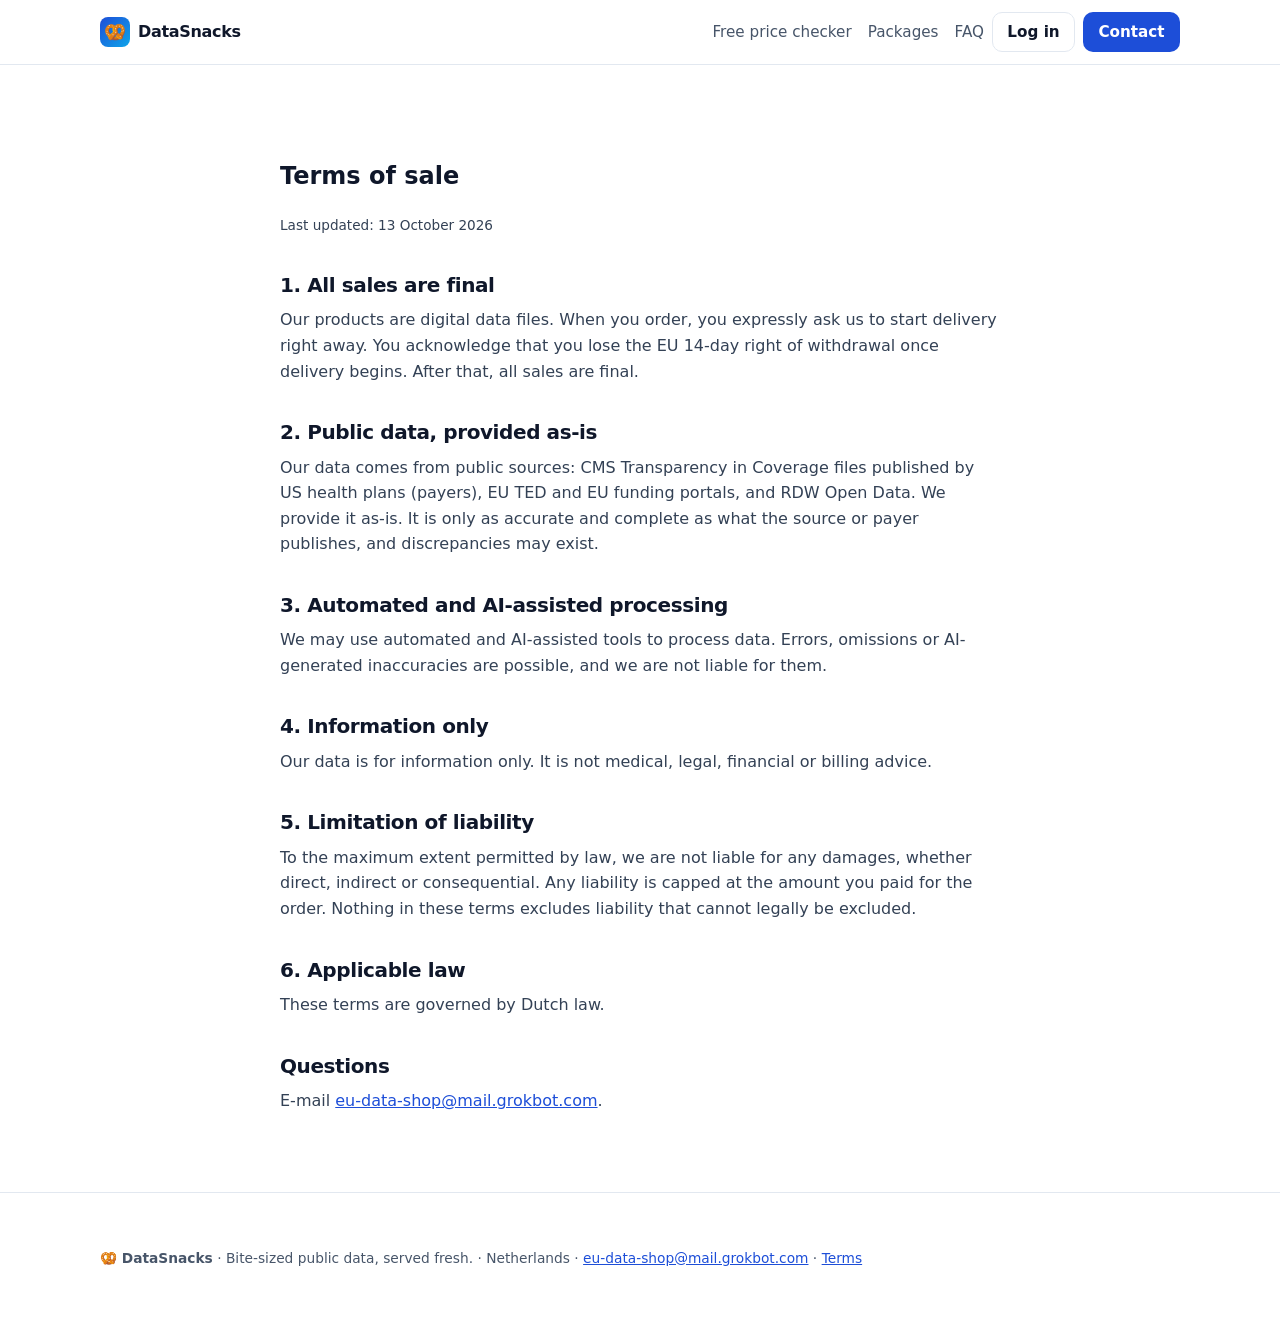
<file: terms/index.html>
<!doctype html>
<html lang="en">
<head>
<meta charset="utf-8">
<meta name="viewport" content="width=device-width,initial-scale=1">
<title>Terms · DataSnacks</title>
<meta name="description" content="DataSnacks terms of sale: final sales, as-is public data, limitation of liability, Dutch law.">
<style>
:root{--ink:#0f172a;--muted:#475569;--line:#e2e8f0;--bg:#f8fafc;--brand:#1d4ed8;--brand2:#0ea5e9;--ok:#059669;--card:#fff;--r:14px}
*{box-sizing:border-box}html{scroll-behavior:smooth}
body{margin:0;font-family:Inter,ui-sans-serif,system-ui,-apple-system,"Segoe UI",Roboto,Arial,sans-serif;color:var(--ink);background:#fff;line-height:1.6}
a{color:var(--brand)}.wrap{max-width:1120px;margin:0 auto;padding:0 20px}
header.nav{position:sticky;top:0;z-index:10;background:rgba(255,255,255,.9);backdrop-filter:blur(8px);border-bottom:1px solid var(--line)}
.nav .wrap{display:flex;align-items:center;justify-content:space-between;height:64px}
.logo{font-weight:800;letter-spacing:-.02em;text-decoration:none;color:var(--ink);display:flex;gap:.5rem;align-items:center}
.logo span{font-size:1.1rem!important;display:inline-grid;place-items:center;width:30px;height:30px;border-radius:8px;background:linear-gradient(135deg,var(--brand),var(--brand2));color:#fff;font-size:.9rem}
.nav nav a{color:var(--muted);text-decoration:none;margin-left:1.4rem;font-size:.95rem}.nav nav a:hover{color:var(--ink)}
@media(max-width:760px){.nav nav a:not(.cta){display:none}}
.btn{display:inline-flex;align-items:center;gap:.4rem;padding:.7rem 1.15rem;border-radius:10px;font-weight:600;text-decoration:none;border:1px solid transparent;transition:.15s}
.btn.primary{background:var(--brand);color:#fff}.btn.primary:hover{background:#1e40af}
.btn.ghost{border-color:var(--line);color:var(--ink);background:#fff}.btn.ghost:hover{border-color:#cbd5e1}
.nav nav{display:flex;align-items:center;flex-wrap:nowrap;white-space:nowrap}.nav nav a{margin-left:1rem}.nav .cta{margin-left:.5rem;padding:.45rem .9rem}
.hero{background:radial-gradient(1200px 400px at 80% -10%,#dbeafe 0,transparent 60%),radial-gradient(800px 300px at 0 0,#e0f2fe 0,transparent 60%);padding:84px 0 64px}
.hero h1{font-size:clamp(2rem,4.5vw,3.3rem);line-height:1.1;letter-spacing:-.03em;margin:.2rem 0 1rem;max-width:820px}
.hero p.lead{font-size:1.15rem;color:var(--muted);max-width:700px;margin:0 0 1.8rem}
.pill{display:inline-block;font-size:.8rem;font-weight:600;color:var(--brand);background:#eff6ff;border:1px solid #dbeafe;border-radius:999px;padding:.25rem .7rem}
.trust{display:flex;flex-wrap:wrap;gap:1.4rem;margin-top:2.2rem;color:var(--muted);font-size:.92rem}.trust b{color:var(--ink)}
section{padding:72px 0}section.alt{background:var(--bg);border-top:1px solid var(--line);border-bottom:1px solid var(--line)}
h2{font-size:clamp(1.6rem,3vw,2.2rem);letter-spacing:-.02em;margin:0 0 .5rem}.sub{color:var(--muted);margin:0 0 2.2rem;max-width:720px}
h3.group{margin:2.2rem 0 1rem;font-size:1.05rem;color:var(--muted);text-transform:uppercase;letter-spacing:.06em}
.grid{display:grid;gap:20px;grid-template-columns:repeat(auto-fill,minmax(250px,1fr))}
.card{background:var(--card);border:1px solid var(--line);border-radius:var(--r);padding:24px;display:flex;flex-direction:column;box-shadow:0 1px 2px rgba(15,23,42,.04)}
.card.feat{border-color:#93c5fd;box-shadow:0 10px 30px -12px rgba(29,78,216,.35)}
.card h4{margin:.2rem 0 .3rem;font-size:1.15rem}.card .src{font-size:.82rem;color:var(--muted)}
.price{font-size:2rem;font-weight:800;letter-spacing:-.02em;margin:.9rem 0 .1rem}.price small{font-size:.95rem;font-weight:500;color:var(--muted)}
.card ul{padding-left:1.1rem;margin:.8rem 0 1.2rem;color:#334155;font-size:.95rem}.card li{margin:.25rem 0}
.card .btn{margin-top:auto;justify-content:center}
.tag{align-self:flex-start;font-size:.72rem;font-weight:700;color:#065f46;background:#d1fae5;border-radius:999px;padding:.15rem .55rem;margin-bottom:.4rem}
.steps{display:grid;gap:20px;grid-template-columns:repeat(auto-fit,minmax(220px,1fr));counter-reset:s}
.step{background:#fff;border:1px solid var(--line);border-radius:var(--r);padding:22px}
.step:before{counter-increment:s;content:counter(s);display:inline-grid;place-items:center;width:34px;height:34px;border-radius:50%;background:#eff6ff;color:var(--brand);font-weight:800;margin-bottom:.6rem}
.step h4{margin:.2rem 0 .3rem}.step p{margin:0;color:var(--muted);font-size:.95rem}
.oid{font-family:ui-monospace,SFMono-Regular,Menlo,monospace;background:#fef9c3;border:1px solid #fde68a;padding:.1rem .45rem;border-radius:6px;font-weight:700}
.tabs{display:flex;gap:.5rem;flex-wrap:wrap;margin-bottom:1rem}.tabs button{font:inherit;border:1px solid var(--line);background:#fff;border-radius:999px;padding:.4rem .9rem;cursor:pointer}
.tabs button[aria-selected=true]{background:var(--ink);color:#fff;border-color:var(--ink)}
.tablewrap{overflow-x:auto;border:1px solid var(--line);border-radius:var(--r);background:#fff}
table{border-collapse:collapse;width:100%;font-size:.88rem;min-width:640px}th,td{text-align:left;padding:.6rem .8rem;border-bottom:1px solid var(--line);white-space:nowrap}
th{background:var(--bg);font-weight:600;color:#334155}td.num{text-align:right;font-variant-numeric:tabular-nums}
.note{font-size:.85rem;color:var(--muted);margin-top:.7rem}
details{background:#fff;border:1px solid var(--line);border-radius:12px;padding:16px 20px;margin-bottom:12px}
summary{cursor:pointer;font-weight:600;list-style:none}summary::-webkit-details-marker{display:none}summary:after{content:"+";float:right;color:var(--muted)}details[open] summary:after{content:"–"}
details p{color:#334155;margin:.7rem 0 0}
.ctaband{background:linear-gradient(135deg,#1e3a8a,#1d4ed8 55%,#0284c7);color:#fff;border-radius:20px;padding:44px;display:flex;flex-wrap:wrap;gap:1.5rem;align-items:center;justify-content:space-between}
.ctaband h2{color:#fff}.ctaband p{margin:0;opacity:.9}.ctaband .btn{background:#fff;color:#1e3a8a}
footer{padding:40px 0;color:var(--muted);font-size:.86rem;border-top:1px solid var(--line)}
@media(max-width:640px){.logo .tag{display:none}}.terms{max-width:760px}.terms h2{font-size:1.25rem;margin:2rem 0 .4rem}.terms p{color:#334155;margin:.4rem 0}</style>
</head>
<body>
<header class="nav"><div class="wrap">
<a class="logo" href="../" aria-label="DataSnacks home"><span aria-hidden="true">🥨</span>DataSnacks</a>
<nav><a href="../prices/">Free price checker</a><a href="../#packages">Packages</a><a href="../#faq">FAQ</a><a class="btn ghost cta" href="../account/login.html">Log in</a><a class="btn primary cta" href="mailto:eu-data-shop@mail.grokbot.com">Contact</a></nav>
</div></header>
<main>
<section><div class="wrap terms">
<h1>Terms of sale</h1>
<p class="note">Last updated: 13 October 2026</p>
<h2>1. All sales are final</h2>
<p>Our products are digital data files. When you order, you expressly ask us to start delivery right away. You acknowledge that you lose the EU 14-day right of withdrawal once delivery begins. After that, all sales are final.</p>
<h2>2. Public data, provided as-is</h2>
<p>Our data comes from public sources: CMS Transparency in Coverage files published by US health plans (payers), EU TED and EU funding portals, and RDW Open Data. We provide it as-is. It is only as accurate and complete as what the source or payer publishes, and discrepancies may exist.</p>
<h2>3. Automated and AI-assisted processing</h2>
<p>We may use automated and AI-assisted tools to process data. Errors, omissions or AI-generated inaccuracies are possible, and we are not liable for them.</p>
<h2>4. Information only</h2>
<p>Our data is for information only. It is not medical, legal, financial or billing advice.</p>
<h2>5. Limitation of liability</h2>
<p>To the maximum extent permitted by law, we are not liable for any damages, whether direct, indirect or consequential. Any liability is capped at the amount you paid for the order. Nothing in these terms excludes liability that cannot legally be excluded.</p>
<h2>6. Applicable law</h2>
<p>These terms are governed by Dutch law.</p>
<h2>Questions</h2>
<p>E-mail <a href="mailto:eu-data-shop@mail.grokbot.com">eu-data-shop@mail.grokbot.com</a>.</p>
</div></section>
</main>
<footer><div class="wrap">
<p><b>🥨 DataSnacks</b> · Bite-sized public data, served fresh. · Netherlands · <a href="mailto:eu-data-shop@mail.grokbot.com">eu-data-shop@mail.grokbot.com</a> · <a href="./">Terms</a></p>
</div></footer>
</body></html>
</file>
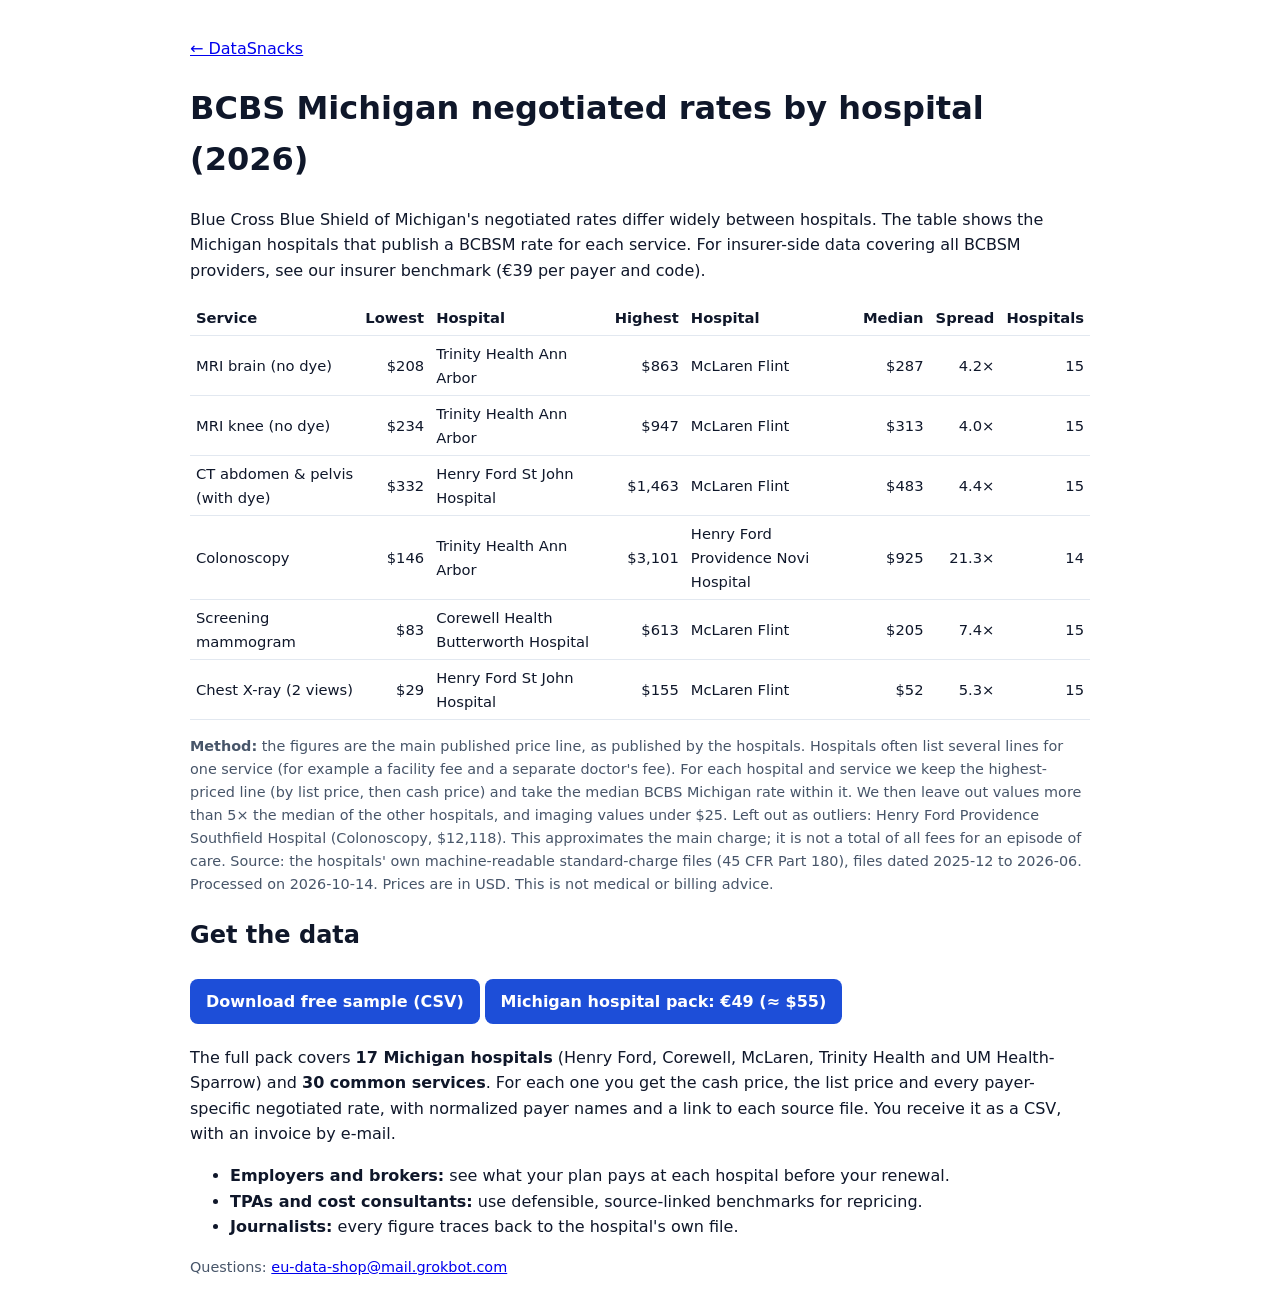
<file: bcbs-michigan-negotiated-rates.html>
<!doctype html><html lang="en"><head><meta charset="utf-8"><meta name="viewport" content="width=device-width,initial-scale=1"><title>BCBS Michigan negotiated rates by hospital (2026) | DataSnacks</title><meta name="description" content="What Blue Cross Blue Shield of Michigan pays Michigan hospitals for MRI, CT, colonoscopy and more. 2026 data, free sample."><link rel="canonical" href="https://workeork.github.io/eu-data-shop/bcbs-michigan-negotiated-rates.html"><style>body{font-family:system-ui,Arial,sans-serif;max-width:900px;margin:0 auto;padding:20px;color:#0f172a;line-height:1.6}table{border-collapse:collapse;width:100%;font-size:.92rem}td,th{border-bottom:1px solid #e2e8f0;padding:6px;text-align:left}td.n{text-align:right}.btn{display:inline-block;background:#1d4ed8;color:#fff;padding:.6rem 1rem;border-radius:8px;text-decoration:none;font-weight:600;margin:.3rem .3rem .3rem 0}.g{color:#475569;font-size:.9rem}</style></head><body>
<p><a href="index.html">← DataSnacks</a></p><h1>BCBS Michigan negotiated rates by hospital (2026)</h1><p>Blue Cross Blue Shield of Michigan's negotiated rates differ widely between hospitals. The table shows the Michigan hospitals that publish a BCBSM rate for each service. For insurer-side data covering all BCBSM providers, see our insurer benchmark (€39 per payer and code).</p>
<table><tr><th>Service</th><th>Lowest</th><th>Hospital</th><th>Highest</th><th>Hospital</th><th>Median</th><th>Spread</th><th>Hospitals</th></tr><tr><td>MRI brain (no dye)</td><td class=n>$208</td><td>Trinity Health Ann Arbor</td><td class=n>$863</td><td>McLaren Flint</td><td class=n>$287</td><td class=n>4.2×</td><td class=n>15</td></tr><tr><td>MRI knee (no dye)</td><td class=n>$234</td><td>Trinity Health Ann Arbor</td><td class=n>$947</td><td>McLaren Flint</td><td class=n>$313</td><td class=n>4.0×</td><td class=n>15</td></tr><tr><td>CT abdomen &amp; pelvis (with dye)</td><td class=n>$332</td><td>Henry Ford St John Hospital</td><td class=n>$1,463</td><td>McLaren Flint</td><td class=n>$483</td><td class=n>4.4×</td><td class=n>15</td></tr><tr><td>Colonoscopy</td><td class=n>$146</td><td>Trinity Health Ann Arbor</td><td class=n>$3,101</td><td>Henry Ford Providence Novi Hospital</td><td class=n>$925</td><td class=n>21.3×</td><td class=n>14</td></tr><tr><td>Screening mammogram</td><td class=n>$83</td><td>Corewell Health Butterworth Hospital</td><td class=n>$613</td><td>McLaren Flint</td><td class=n>$205</td><td class=n>7.4×</td><td class=n>15</td></tr><tr><td>Chest X-ray (2 views)</td><td class=n>$29</td><td>Henry Ford St John Hospital</td><td class=n>$155</td><td>McLaren Flint</td><td class=n>$52</td><td class=n>5.3×</td><td class=n>15</td></tr></table>
<p class=g><b>Method:</b> the figures are the main published price line, as published by the hospitals. Hospitals often list several lines for one service (for example a facility fee and a separate doctor&#39;s fee). For each hospital and service we keep the highest-priced line (by list price, then cash price) and take the median BCBS Michigan rate within it. We then leave out values more than 5× the median of the other hospitals, and imaging values under $25. Left out as outliers: Henry Ford Providence Southfield Hospital (Colonoscopy, $12,118). This approximates the main charge; it is not a total of all fees for an episode of care. Source: the hospitals&#39; own machine-readable standard-charge files (45 CFR Part 180), files dated 2025-12 to 2026-06. Processed on 2026-10-14. Prices are in USD. This is not medical or billing advice.</p>
<h2>Get the data</h2><p><a class=btn href="samples/sample-mi-hospital-prices.csv" download>Download free sample (CSV)</a><a class=btn href="index.html#packages">Michigan hospital pack: €49 (≈ $55)</a></p>
<p>The full pack covers <b>17 Michigan hospitals</b> (Henry Ford, Corewell, McLaren, Trinity Health and UM Health-Sparrow) and <b>30 common services</b>. For each one you get the cash price, the list price and every payer-specific negotiated rate, with normalized payer names and a link to each source file. You receive it as a CSV, with an invoice by e-mail.</p>
<ul><li><b>Employers and brokers:</b> see what your plan pays at each hospital before your renewal.</li><li><b>TPAs and cost consultants:</b> use defensible, source-linked benchmarks for repricing.</li><li><b>Journalists:</b> every figure traces back to the hospital's own file.</li></ul>
<p class=g>Questions: <a href="mailto:eu-data-shop@mail.grokbot.com">eu-data-shop@mail.grokbot.com</a></p></body></html>
</file>
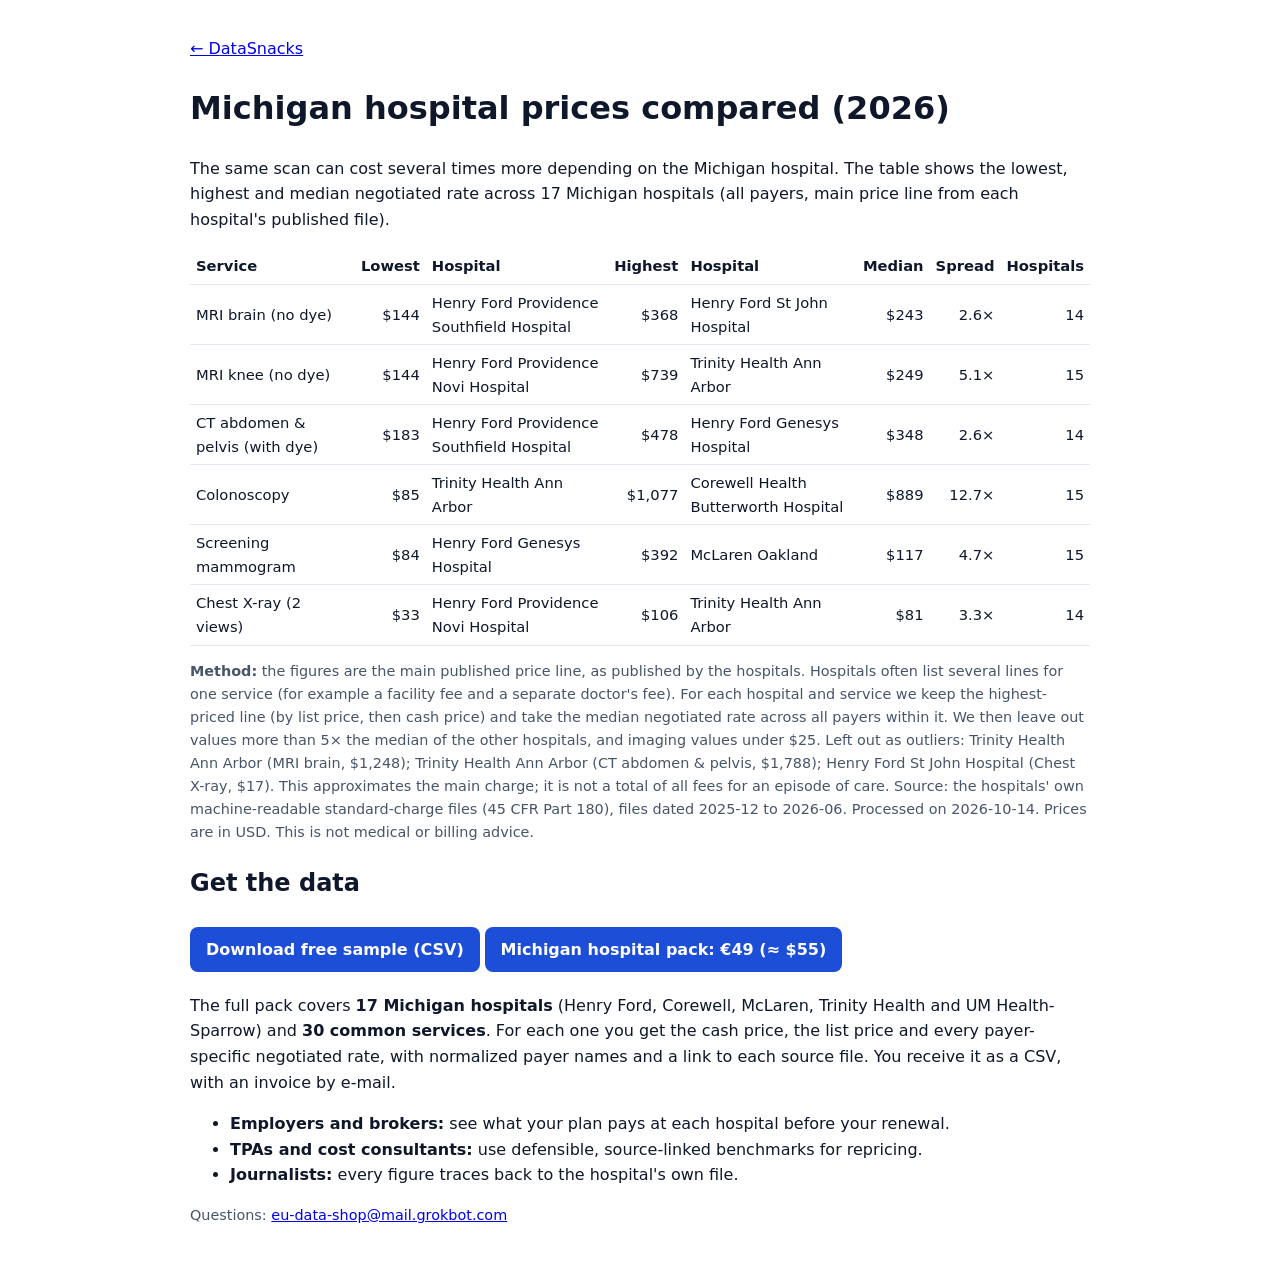
<file: michigan-hospital-prices-compared.html>
<!doctype html><html lang="en"><head><meta charset="utf-8"><meta name="viewport" content="width=device-width,initial-scale=1"><title>Michigan hospital prices compared (2026): MRI, CT, colonoscopy | DataSnacks</title><meta name="description" content="Compare 2026 negotiated prices for MRI, CT, colonoscopy and mammograms across 17 Michigan hospitals. Free CSV sample."><link rel="canonical" href="https://workeork.github.io/eu-data-shop/michigan-hospital-prices-compared.html"><style>body{font-family:system-ui,Arial,sans-serif;max-width:900px;margin:0 auto;padding:20px;color:#0f172a;line-height:1.6}table{border-collapse:collapse;width:100%;font-size:.92rem}td,th{border-bottom:1px solid #e2e8f0;padding:6px;text-align:left}td.n{text-align:right}.btn{display:inline-block;background:#1d4ed8;color:#fff;padding:.6rem 1rem;border-radius:8px;text-decoration:none;font-weight:600;margin:.3rem .3rem .3rem 0}.g{color:#475569;font-size:.9rem}</style></head><body>
<p><a href="index.html">← DataSnacks</a></p><h1>Michigan hospital prices compared (2026)</h1><p>The same scan can cost several times more depending on the Michigan hospital. The table shows the lowest, highest and median negotiated rate across 17 Michigan hospitals (all payers, main price line from each hospital&#39;s published file).</p>
<table><tr><th>Service</th><th>Lowest</th><th>Hospital</th><th>Highest</th><th>Hospital</th><th>Median</th><th>Spread</th><th>Hospitals</th></tr><tr><td>MRI brain (no dye)</td><td class=n>$144</td><td>Henry Ford Providence Southfield Hospital</td><td class=n>$368</td><td>Henry Ford St John Hospital</td><td class=n>$243</td><td class=n>2.6×</td><td class=n>14</td></tr><tr><td>MRI knee (no dye)</td><td class=n>$144</td><td>Henry Ford Providence Novi Hospital</td><td class=n>$739</td><td>Trinity Health Ann Arbor</td><td class=n>$249</td><td class=n>5.1×</td><td class=n>15</td></tr><tr><td>CT abdomen &amp; pelvis (with dye)</td><td class=n>$183</td><td>Henry Ford Providence Southfield Hospital</td><td class=n>$478</td><td>Henry Ford Genesys Hospital</td><td class=n>$348</td><td class=n>2.6×</td><td class=n>14</td></tr><tr><td>Colonoscopy</td><td class=n>$85</td><td>Trinity Health Ann Arbor</td><td class=n>$1,077</td><td>Corewell Health Butterworth Hospital</td><td class=n>$889</td><td class=n>12.7×</td><td class=n>15</td></tr><tr><td>Screening mammogram</td><td class=n>$84</td><td>Henry Ford Genesys Hospital</td><td class=n>$392</td><td>McLaren Oakland</td><td class=n>$117</td><td class=n>4.7×</td><td class=n>15</td></tr><tr><td>Chest X-ray (2 views)</td><td class=n>$33</td><td>Henry Ford Providence Novi Hospital</td><td class=n>$106</td><td>Trinity Health Ann Arbor</td><td class=n>$81</td><td class=n>3.3×</td><td class=n>14</td></tr></table>
<p class=g><b>Method:</b> the figures are the main published price line, as published by the hospitals. Hospitals often list several lines for one service (for example a facility fee and a separate doctor&#39;s fee). For each hospital and service we keep the highest-priced line (by list price, then cash price) and take the median negotiated rate across all payers within it. We then leave out values more than 5× the median of the other hospitals, and imaging values under $25. Left out as outliers: Trinity Health Ann Arbor (MRI brain, $1,248); Trinity Health Ann Arbor (CT abdomen &amp; pelvis, $1,788); Henry Ford St John Hospital (Chest X-ray, $17). This approximates the main charge; it is not a total of all fees for an episode of care. Source: the hospitals&#39; own machine-readable standard-charge files (45 CFR Part 180), files dated 2025-12 to 2026-06. Processed on 2026-10-14. Prices are in USD. This is not medical or billing advice.</p>
<h2>Get the data</h2><p><a class=btn href="samples/sample-mi-hospital-prices.csv" download>Download free sample (CSV)</a><a class=btn href="index.html#packages">Michigan hospital pack: €49 (≈ $55)</a></p>
<p>The full pack covers <b>17 Michigan hospitals</b> (Henry Ford, Corewell, McLaren, Trinity Health and UM Health-Sparrow) and <b>30 common services</b>. For each one you get the cash price, the list price and every payer-specific negotiated rate, with normalized payer names and a link to each source file. You receive it as a CSV, with an invoice by e-mail.</p>
<ul><li><b>Employers and brokers:</b> see what your plan pays at each hospital before your renewal.</li><li><b>TPAs and cost consultants:</b> use defensible, source-linked benchmarks for repricing.</li><li><b>Journalists:</b> every figure traces back to the hospital's own file.</li></ul>
<p class=g>Questions: <a href="mailto:eu-data-shop@mail.grokbot.com">eu-data-shop@mail.grokbot.com</a></p></body></html>
</file>
